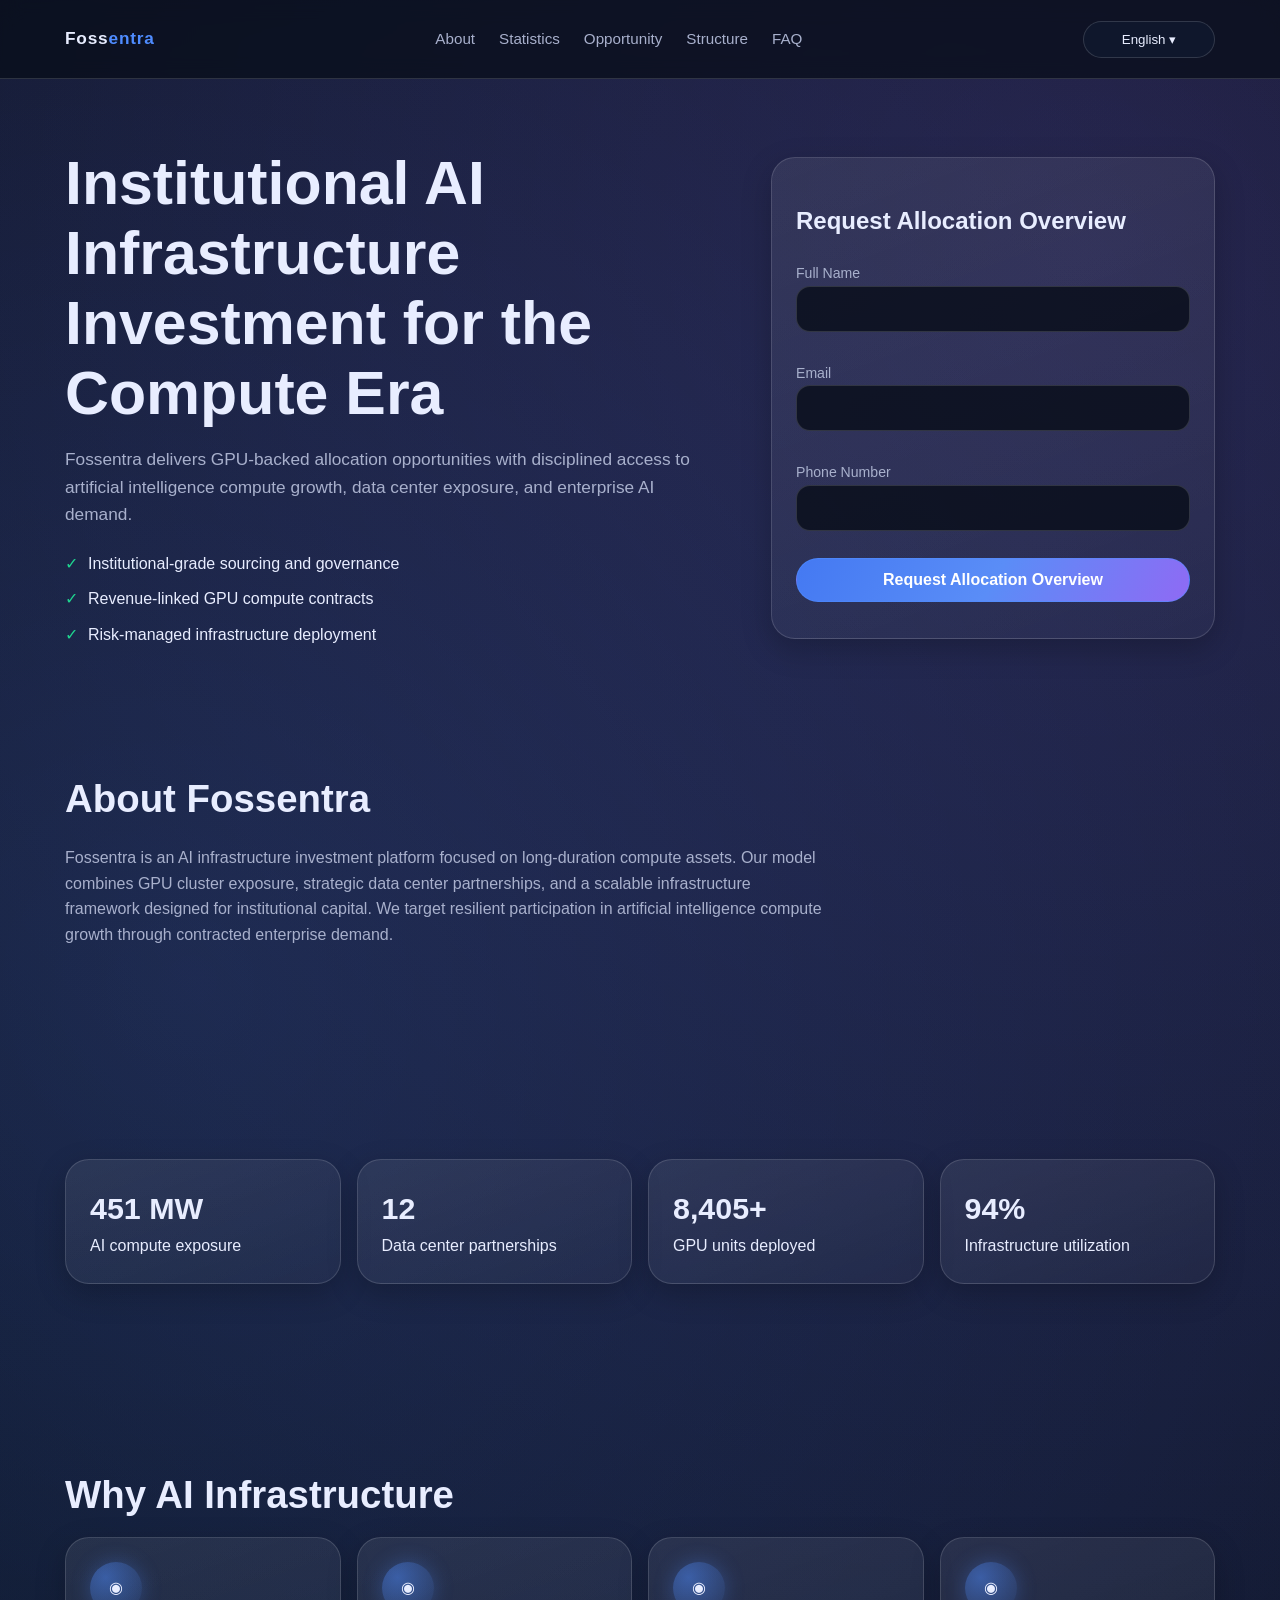
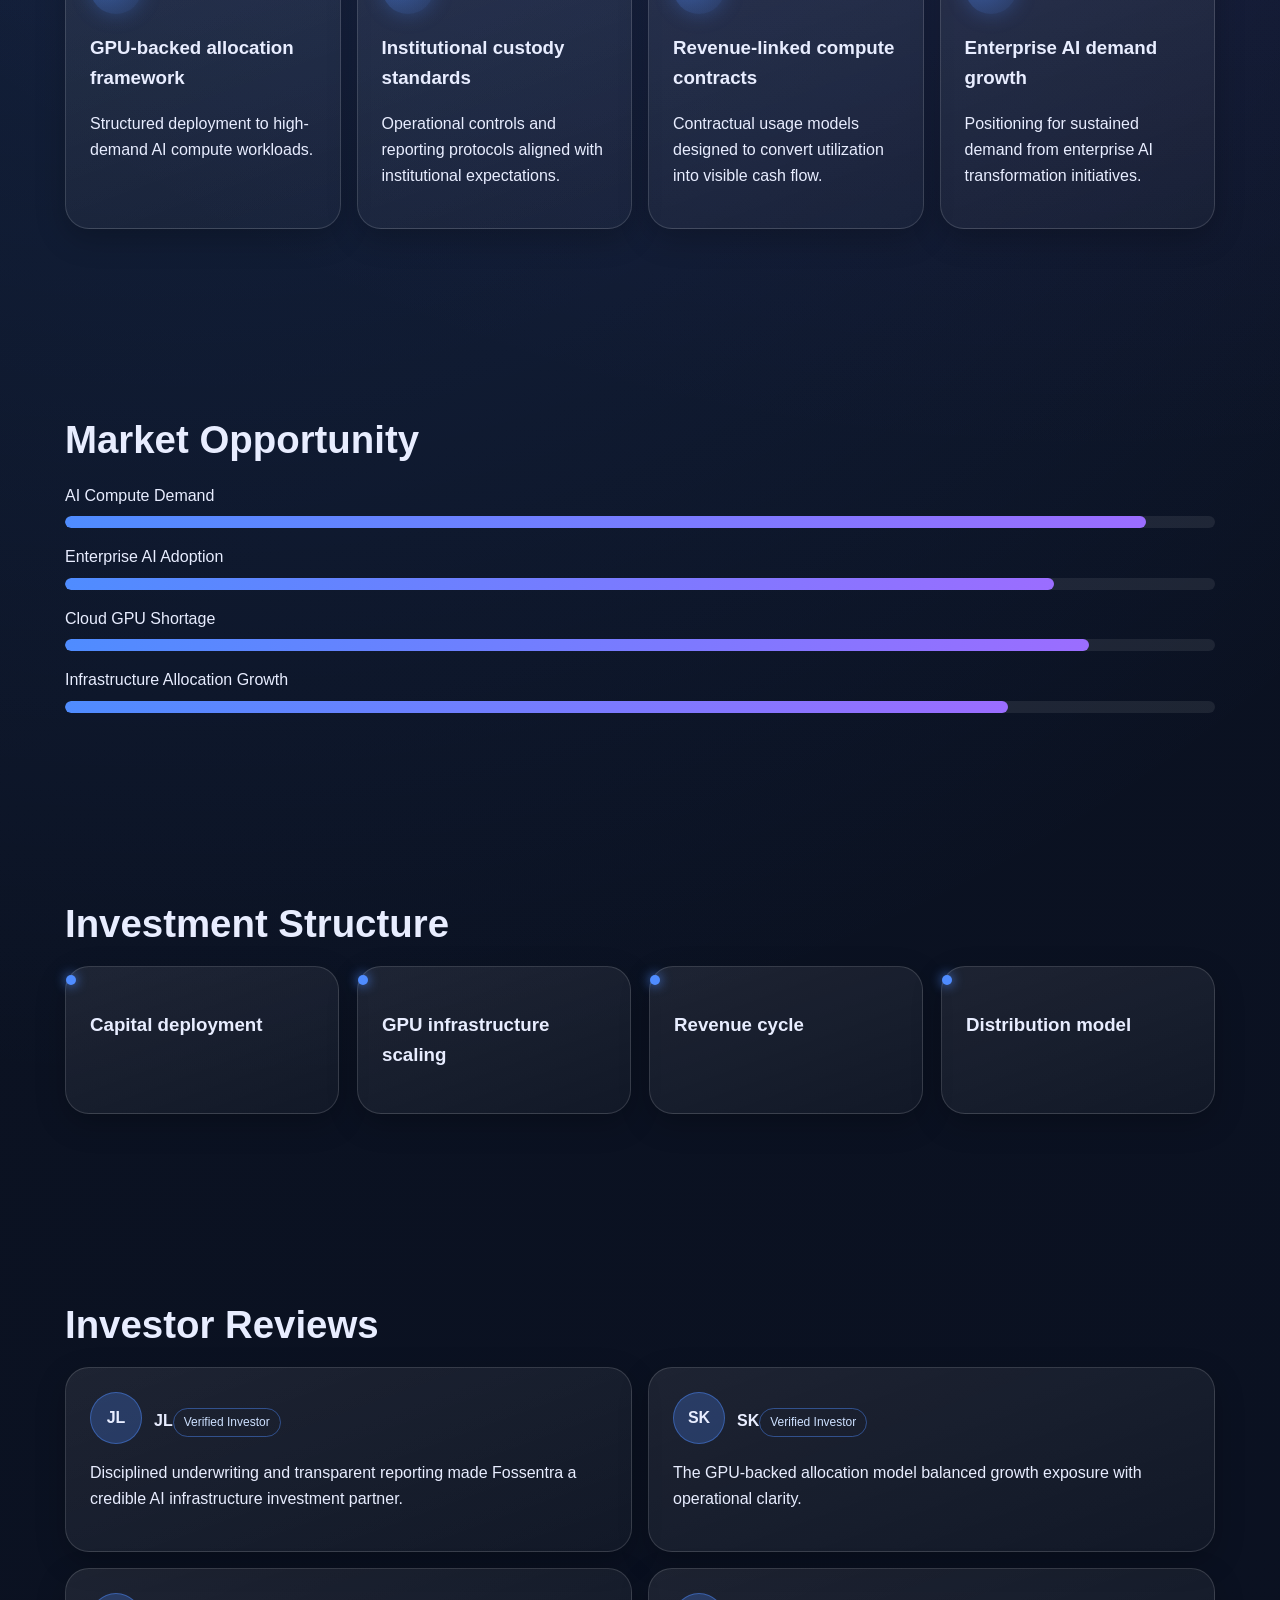
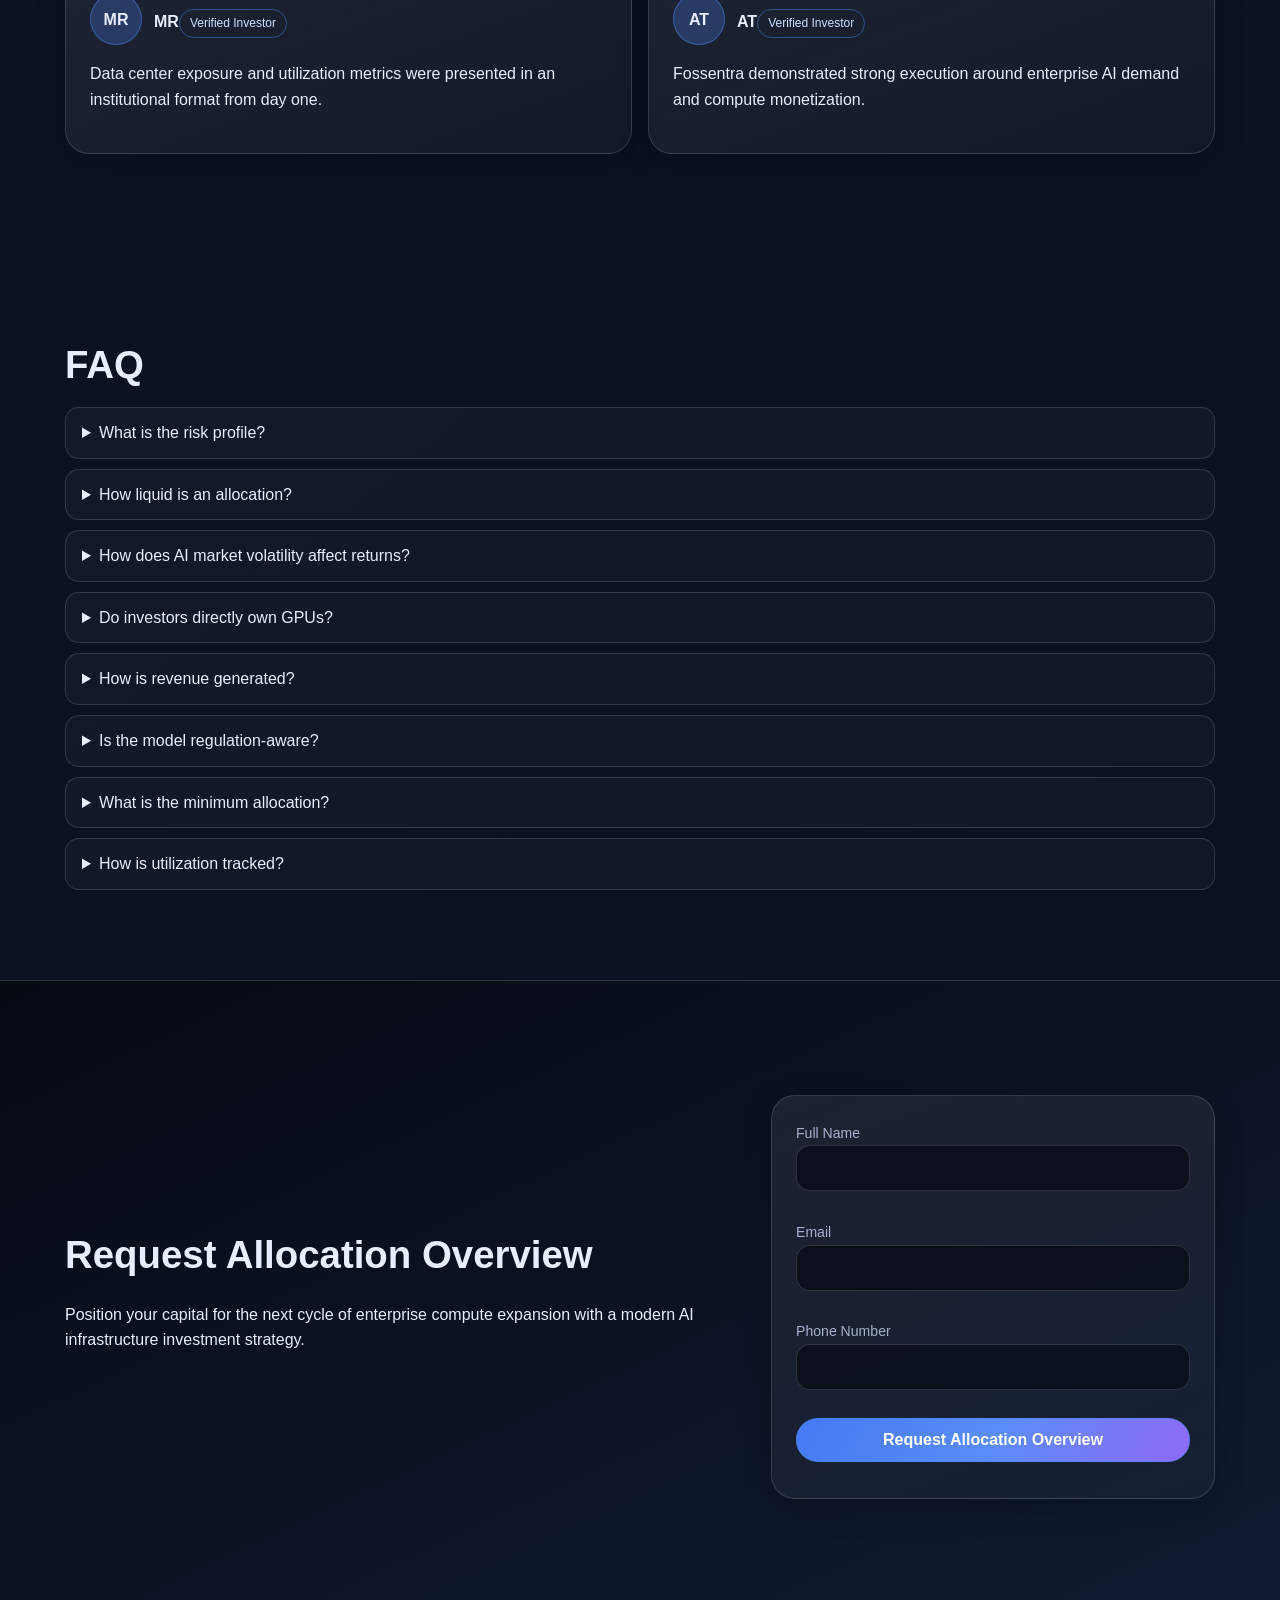
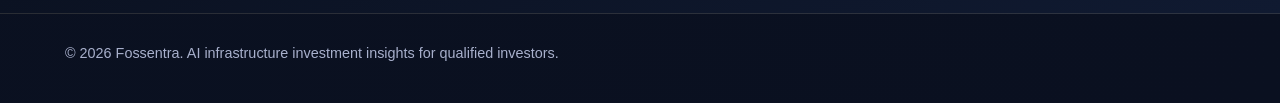
<file: index.html>
<!doctype html>
<html lang="en">
<head>
  <meta charset="UTF-8" />
  <meta name="viewport" content="width=device-width, initial-scale=1.0" />
  <title>Fossentra | AI Infrastructure Investment</title>
  <meta name="description" content="Fossentra provides AI infrastructure investment access with GPU-backed allocation, data center exposure, and enterprise AI demand positioning." />
  <link rel="stylesheet" href="assets/styles.css" />
</head>
<body>
<header class="topbar">
  <div class="container nav">
    <a class="brand" href="#">Foss<span>entra</span></a>
    <nav class="nav-links" data-nav-links><a href="#about">About</a><a href="#stats">Statistics</a><a href="#opportunity">Opportunity</a><a href="#structure">Structure</a><a href="#faq">FAQ</a></nav>
    <div class="controls">
      <div class="language-switcher" data-lang-switcher>
        <button class="lang-btn" type="button" data-lang-btn>English ▾</button>
        <ul class="lang-menu"><li><a href="index.html">English</a></li><li><a href="de/index.html">Deutsch</a></li><li><a href="fr/index.html">Français</a></li><li><a href="es/index.html">Español</a></li><li><a href="it/index.html">Italiano</a></li></ul>
      </div>
      <button class="burger" aria-label="menu" data-burger>☰</button>
    </div>
  </div>
</header>

<main>
  <section class="container hero-grid">
    <div class="reveal">
      <h1>Institutional AI Infrastructure Investment for the Compute Era</h1>
      <p class="hero-sub">Fossentra delivers GPU-backed allocation opportunities with disciplined access to artificial intelligence compute growth, data center exposure, and enterprise AI demand.</p>
      <ul class="trust"><li>Institutional-grade sourcing and governance</li><li>Revenue-linked GPU compute contracts</li><li>Risk-managed infrastructure deployment</li></ul>
    </div>
    <aside class="card reveal">
      <h2>Request Allocation Overview</h2>
      <form class="form" data-validate data-success-msg="Thank you. Our allocation team will contact you shortly.">
        <div><label>Full Name<input required data-required-msg="Please enter your full name" /></label><div class="error"></div></div>
        <div><label>Email<input type="email" required data-email-msg="Please provide a valid email" /></label><div class="error"></div></div>
        <div><label>Phone Number<input type="tel" required data-phone-msg="Please provide a valid number" /></label><div class="error"></div></div>
        <button class="btn" type="submit">Request Allocation Overview</button>
        <div data-form-status style="color:#a8d7ff;"></div>
      </form>
    </aside>
  </section>

  <section id="about" class="section">
    <div class="container">
      <h2 class="section-title reveal">About Fossentra</h2>
      <p class="section-subtitle reveal">Fossentra is an AI infrastructure investment platform focused on long-duration compute assets. Our model combines GPU cluster exposure, strategic data center partnerships, and a scalable infrastructure framework designed for institutional capital. We target resilient participation in artificial intelligence compute growth through contracted enterprise demand.</p>
    </div>
  </section>

  <section id="stats" class="section">
    <div class="container stats">
      <article class="card stat reveal"><strong data-counter="480" data-suffix=" MW">0</strong><span>AI compute exposure</span></article>
      <article class="card stat reveal"><strong data-counter="12">0</strong><span>Data center partnerships</span></article>
      <article class="card stat reveal"><strong data-counter="9200" data-suffix="+">0</strong><span>GPU units deployed</span></article>
      <article class="card stat reveal"><strong data-counter="94" data-suffix="%">0</strong><span>Infrastructure utilization</span></article>
    </div>
  </section>

  <section id="opportunity" class="section">
    <div class="container">
      <h2 class="section-title reveal">Why AI Infrastructure</h2>
      <div class="cards"><article class="card reveal"><div class="icon">◉</div><h3>GPU-backed allocation framework</h3><p>Structured deployment to high-demand AI compute workloads.</p></article><article class="card reveal"><div class="icon">◉</div><h3>Institutional custody standards</h3><p>Operational controls and reporting protocols aligned with institutional expectations.</p></article><article class="card reveal"><div class="icon">◉</div><h3>Revenue-linked compute contracts</h3><p>Contractual usage models designed to convert utilization into visible cash flow.</p></article><article class="card reveal"><div class="icon">◉</div><h3>Enterprise AI demand growth</h3><p>Positioning for sustained demand from enterprise AI transformation initiatives.</p></article></div>
    </div>
  </section>

  <section class="section">
    <div class="container">
      <h2 class="section-title reveal">Market Opportunity</h2>
      <div class="bars">
        <div class="bar-row reveal"><span>AI Compute Demand</span><div class="bar-track"><div class="bar-fill" data-bar="94"></div></div></div>
        <div class="bar-row reveal"><span>Enterprise AI Adoption</span><div class="bar-track"><div class="bar-fill" data-bar="86"></div></div></div>
        <div class="bar-row reveal"><span>Cloud GPU Shortage</span><div class="bar-track"><div class="bar-fill" data-bar="89"></div></div></div>
        <div class="bar-row reveal"><span>Infrastructure Allocation Growth</span><div class="bar-track"><div class="bar-fill" data-bar="82"></div></div></div>
      </div>
    </div>
  </section>

  <section id="structure" class="section">
    <div class="container">
      <h2 class="section-title reveal">Investment Structure</h2>
      <div class="timeline"><article class="card step reveal"><h3>Capital deployment</h3></article><article class="card step reveal"><h3>GPU infrastructure scaling</h3></article><article class="card step reveal"><h3>Revenue cycle</h3></article><article class="card step reveal"><h3>Distribution model</h3></article></div>
    </div>
  </section>

  <section class="section">
    <div class="container">
      <h2 class="section-title reveal">Investor Reviews</h2>
      <div class="reviews"><article class="card reveal"><div style="display:flex;gap:12px;align-items:center;"><div class="avatar">JL</div><div><strong>JL</strong><div class="badge">Verified Investor</div></div></div><p>Disciplined underwriting and transparent reporting made Fossentra a credible AI infrastructure investment partner.</p></article><article class="card reveal"><div style="display:flex;gap:12px;align-items:center;"><div class="avatar">SK</div><div><strong>SK</strong><div class="badge">Verified Investor</div></div></div><p>The GPU-backed allocation model balanced growth exposure with operational clarity.</p></article><article class="card reveal"><div style="display:flex;gap:12px;align-items:center;"><div class="avatar">MR</div><div><strong>MR</strong><div class="badge">Verified Investor</div></div></div><p>Data center exposure and utilization metrics were presented in an institutional format from day one.</p></article><article class="card reveal"><div style="display:flex;gap:12px;align-items:center;"><div class="avatar">AT</div><div><strong>AT</strong><div class="badge">Verified Investor</div></div></div><p>Fossentra demonstrated strong execution around enterprise AI demand and compute monetization.</p></article></div>
    </div>
  </section>

  <section id="faq" class="section faq">
    <div class="container">
      <h2 class="section-title reveal">FAQ</h2>
      <details class="reveal"><summary>What is the risk profile?</summary><p>Risk is tied to utilization rates, contract counterparties, and infrastructure execution. Fossentra applies diversified deployment and monitoring controls.</p></details><details class="reveal"><summary>How liquid is an allocation?</summary><p>Allocations are structured with defined holding periods. Liquidity options may vary by mandate and jurisdiction.</p></details><details class="reveal"><summary>How does AI market volatility affect returns?</summary><p>Short-term sentiment can shift quickly, but contracted compute demand and enterprise usage trends may support longer-term stability.</p></details><details class="reveal"><summary>Do investors directly own GPUs?</summary><p>Exposure is provided through structured investment vehicles linked to GPU infrastructure performance.</p></details><details class="reveal"><summary>How is revenue generated?</summary><p>Revenue is generated through contracted compute usage, infrastructure services, and allocation management terms.</p></details><details class="reveal"><summary>Is the model regulation-aware?</summary><p>Yes. The platform framework is designed with jurisdiction-sensitive compliance and reporting standards.</p></details><details class="reveal"><summary>What is the minimum allocation?</summary><p>Minimum allocation thresholds depend on investor classification and regional requirements.</p></details><details class="reveal"><summary>How is utilization tracked?</summary><p>Operational dashboards and periodic reports monitor deployed GPU units, workloads, and utilization efficiency.</p></details>
    </div>
  </section>

  <section class="section final-cta">
    <div class="container hero-grid" style="padding:24px 0;">
      <div class="reveal"><h2 class="section-title">Request Allocation Overview</h2><p>Position your capital for the next cycle of enterprise compute expansion with a modern AI infrastructure investment strategy.</p></div>
      <aside class="card reveal">
        <form class="form" data-validate data-success-msg="Thank you. Our allocation team will contact you shortly.">
          <div><label>Full Name<input required data-required-msg="Please enter your full name" /></label><div class="error"></div></div>
          <div><label>Email<input type="email" required data-email-msg="Please provide a valid email" /></label><div class="error"></div></div>
          <div><label>Phone Number<input type="tel" required data-phone-msg="Please provide a valid number" /></label><div class="error"></div></div>
          <button class="btn" type="submit">Request Allocation Overview</button>
          <div data-form-status style="color:#a8d7ff;"></div>
        </form>
      </aside>
    </div>
  </section>
</main>
<footer><div class="container">© 2026 Fossentra. AI infrastructure investment insights for qualified investors.</div></footer>
<script src="assets/script.js"></script>
</body>
</html>
</file>
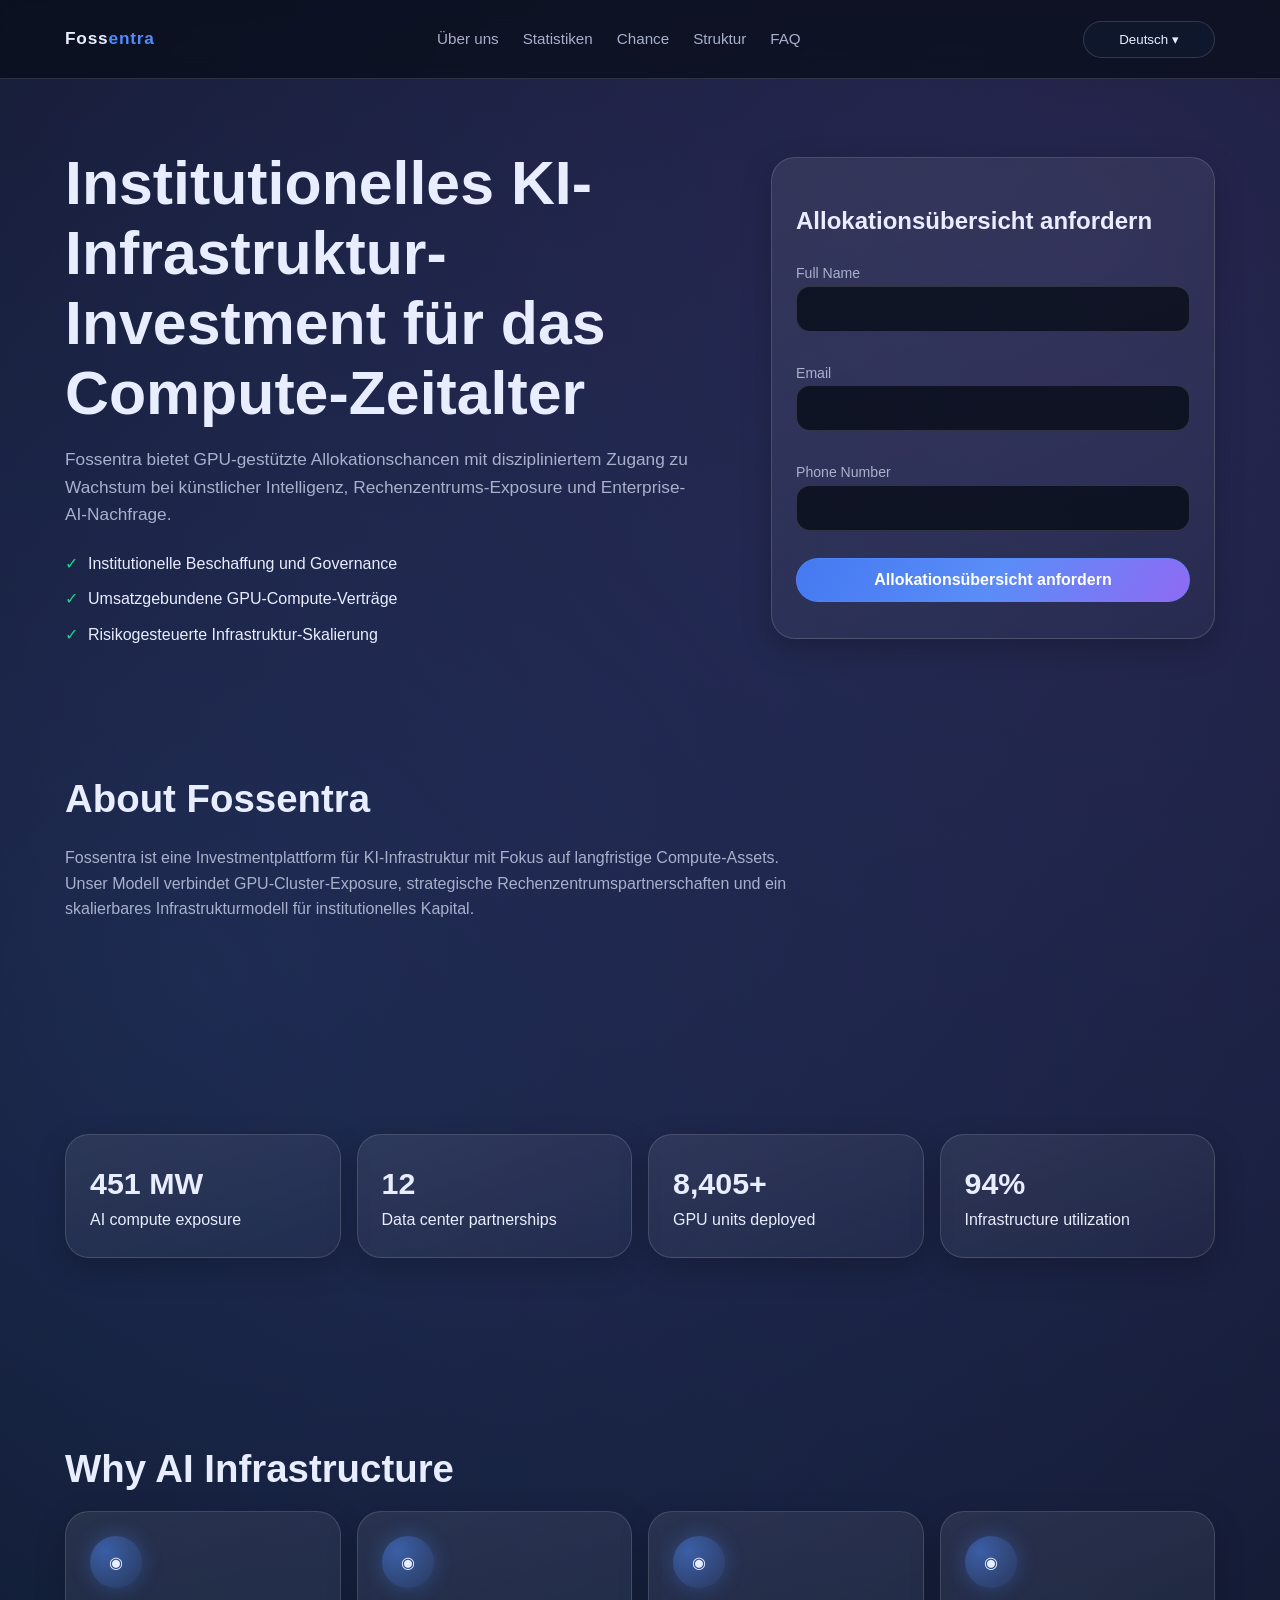
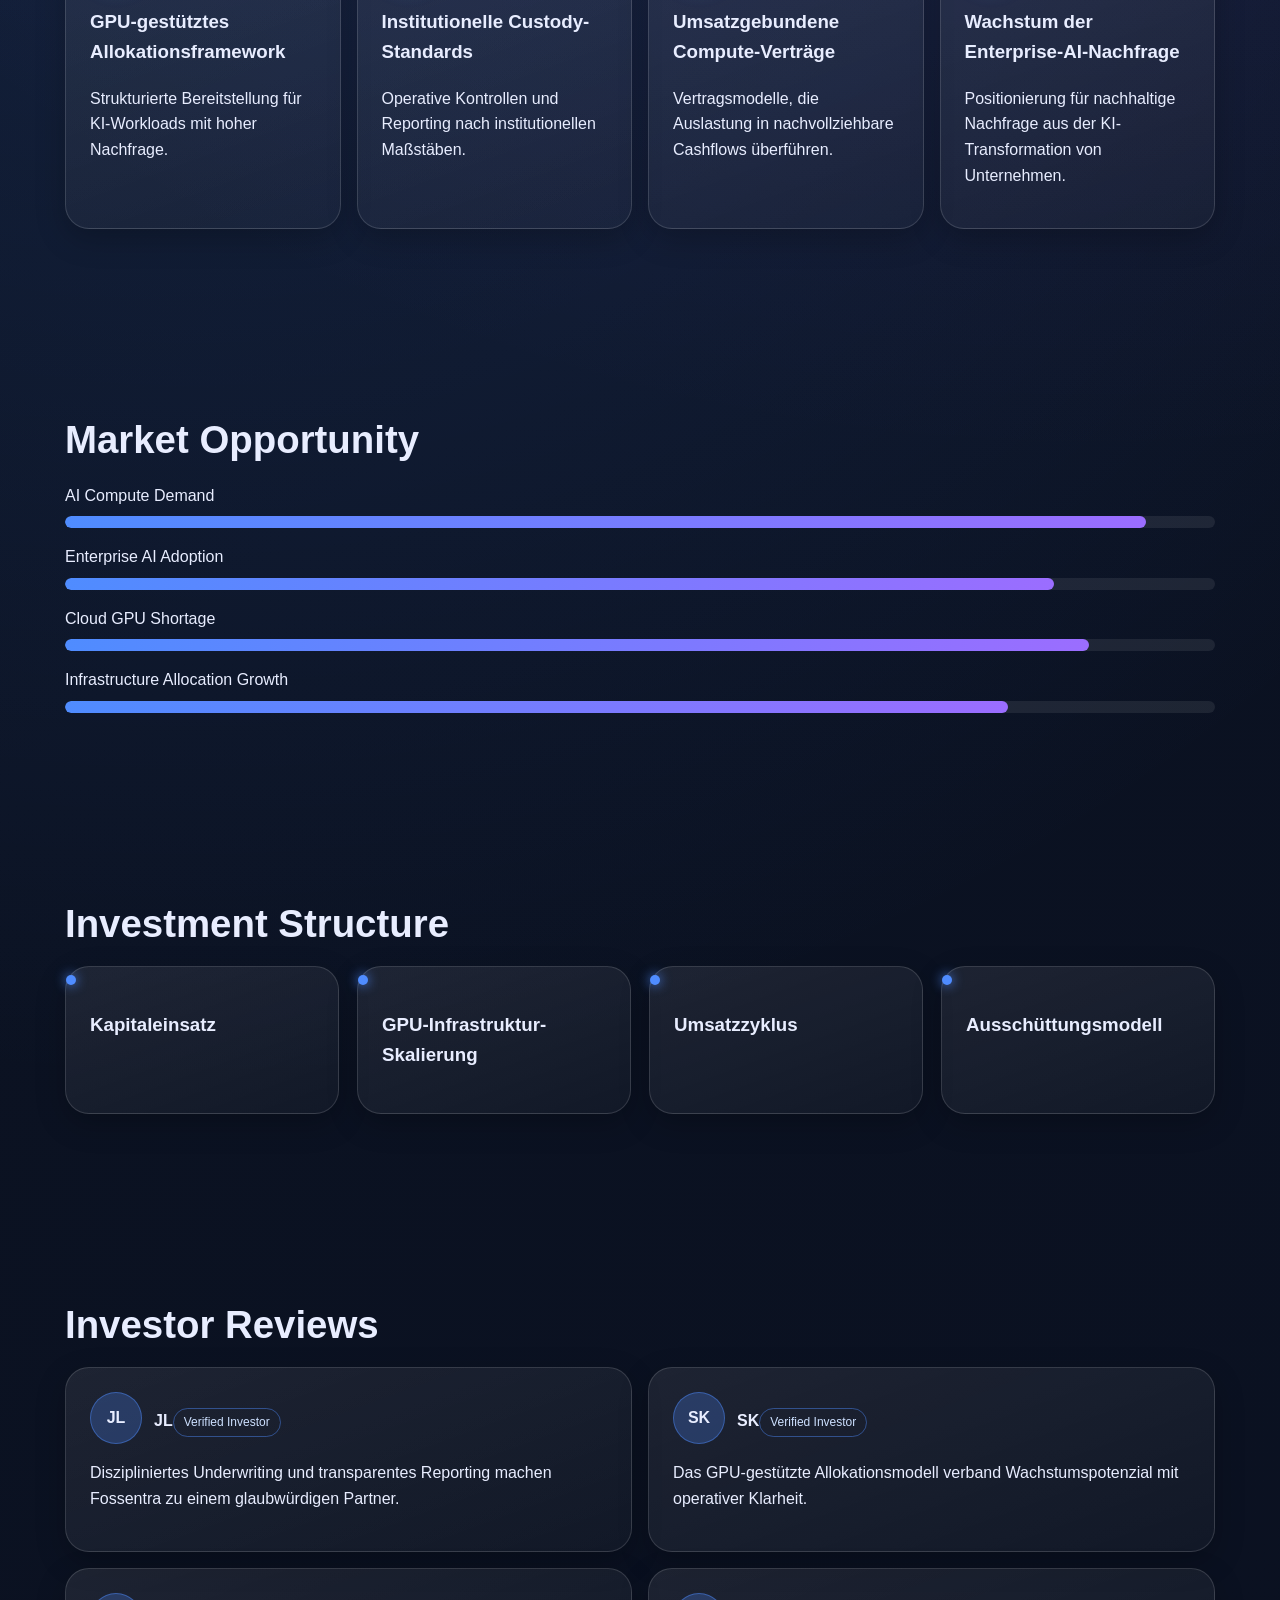
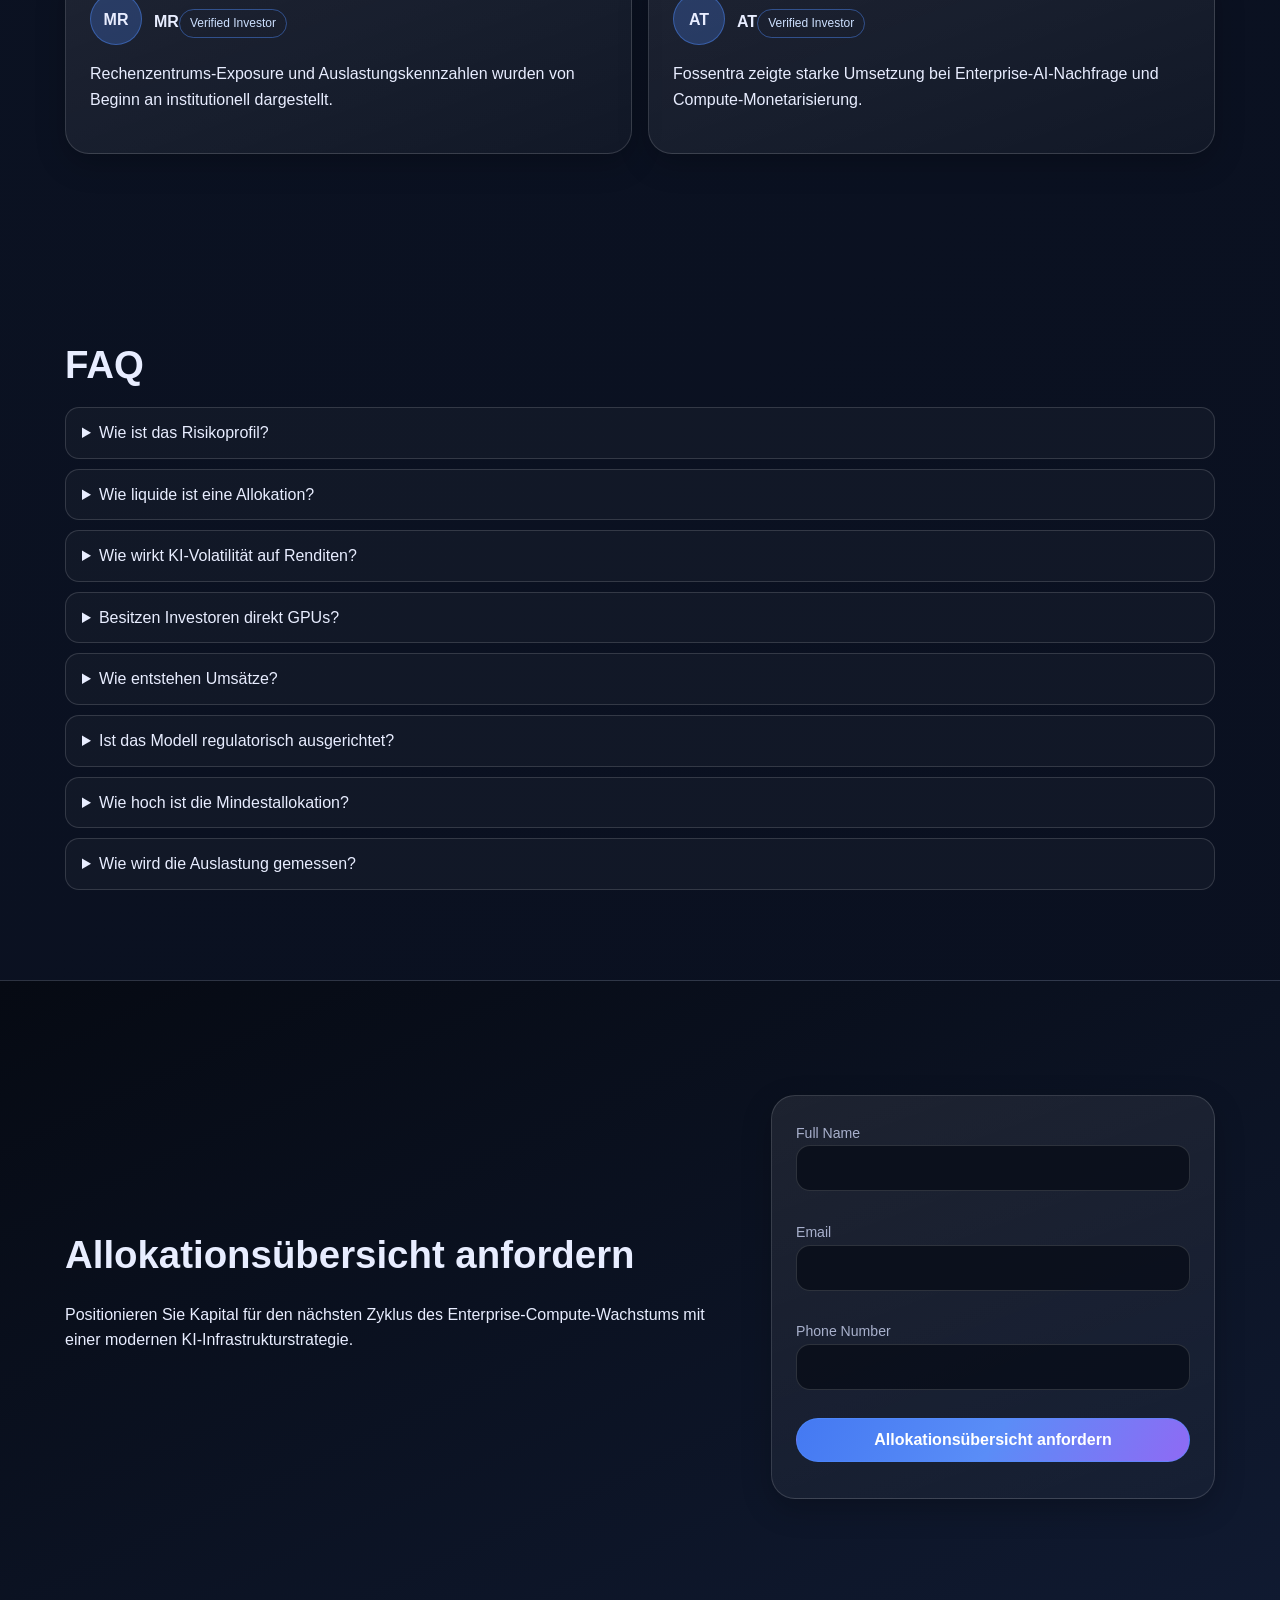
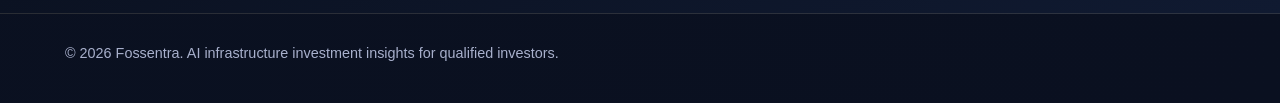
<file: de/index.html>
<!doctype html>
<html lang="de">
<head>
  <meta charset="UTF-8" />
  <meta name="viewport" content="width=device-width, initial-scale=1.0" />
  <title>Fossentra | KI-Infrastruktur-Investment</title>
  <meta name="description" content="Fossentra bietet Zugang zu KI-Infrastruktur-Investments mit GPU-gestützter Allokation, Rechenzentrums-Exposure und Enterprise-AI-Nachfrage." />
  <link rel="stylesheet" href="../assets/styles.css" />
</head>
<body>
<header class="topbar">
  <div class="container nav">
    <a class="brand" href="#">Foss<span>entra</span></a>
    <nav class="nav-links" data-nav-links><a href="#about">Über uns</a><a href="#stats">Statistiken</a><a href="#opportunity">Chance</a><a href="#structure">Struktur</a><a href="#faq">FAQ</a></nav>
    <div class="controls">
      <div class="language-switcher" data-lang-switcher>
        <button class="lang-btn" type="button" data-lang-btn>Deutsch ▾</button>
        <ul class="lang-menu"><li><a href="../index.html">English</a></li><li><a href="../de/index.html">Deutsch</a></li><li><a href="../fr/index.html">Français</a></li><li><a href="../es/index.html">Español</a></li><li><a href="../it/index.html">Italiano</a></li></ul>
      </div>
      <button class="burger" aria-label="menu" data-burger>☰</button>
    </div>
  </div>
</header>

<main>
  <section class="container hero-grid">
    <div class="reveal">
      <h1>Institutionelles KI-Infrastruktur-Investment für das Compute-Zeitalter</h1>
      <p class="hero-sub">Fossentra bietet GPU-gestützte Allokationschancen mit diszipliniertem Zugang zu Wachstum bei künstlicher Intelligenz, Rechenzentrums-Exposure und Enterprise-AI-Nachfrage.</p>
      <ul class="trust"><li>Institutionelle Beschaffung und Governance</li><li>Umsatzgebundene GPU-Compute-Verträge</li><li>Risikogesteuerte Infrastruktur-Skalierung</li></ul>
    </div>
    <aside class="card reveal">
      <h2>Allokationsübersicht anfordern</h2>
      <form class="form" data-validate data-success-msg="Thank you. Our allocation team will contact you shortly.">
        <div><label>Full Name<input required data-required-msg="Please enter your full name" /></label><div class="error"></div></div>
        <div><label>Email<input type="email" required data-email-msg="Please provide a valid email" /></label><div class="error"></div></div>
        <div><label>Phone Number<input type="tel" required data-phone-msg="Please provide a valid number" /></label><div class="error"></div></div>
        <button class="btn" type="submit">Allokationsübersicht anfordern</button>
        <div data-form-status style="color:#a8d7ff;"></div>
      </form>
    </aside>
  </section>

  <section id="about" class="section">
    <div class="container">
      <h2 class="section-title reveal">About Fossentra</h2>
      <p class="section-subtitle reveal">Fossentra ist eine Investmentplattform für KI-Infrastruktur mit Fokus auf langfristige Compute-Assets. Unser Modell verbindet GPU-Cluster-Exposure, strategische Rechenzentrumspartnerschaften und ein skalierbares Infrastrukturmodell für institutionelles Kapital.</p>
    </div>
  </section>

  <section id="stats" class="section">
    <div class="container stats">
      <article class="card stat reveal"><strong data-counter="480" data-suffix=" MW">0</strong><span>AI compute exposure</span></article>
      <article class="card stat reveal"><strong data-counter="12">0</strong><span>Data center partnerships</span></article>
      <article class="card stat reveal"><strong data-counter="9200" data-suffix="+">0</strong><span>GPU units deployed</span></article>
      <article class="card stat reveal"><strong data-counter="94" data-suffix="%">0</strong><span>Infrastructure utilization</span></article>
    </div>
  </section>

  <section id="opportunity" class="section">
    <div class="container">
      <h2 class="section-title reveal">Why AI Infrastructure</h2>
      <div class="cards"><article class="card reveal"><div class="icon">◉</div><h3>GPU-gestütztes Allokationsframework</h3><p>Strukturierte Bereitstellung für KI-Workloads mit hoher Nachfrage.</p></article><article class="card reveal"><div class="icon">◉</div><h3>Institutionelle Custody-Standards</h3><p>Operative Kontrollen und Reporting nach institutionellen Maßstäben.</p></article><article class="card reveal"><div class="icon">◉</div><h3>Umsatzgebundene Compute-Verträge</h3><p>Vertragsmodelle, die Auslastung in nachvollziehbare Cashflows überführen.</p></article><article class="card reveal"><div class="icon">◉</div><h3>Wachstum der Enterprise-AI-Nachfrage</h3><p>Positionierung für nachhaltige Nachfrage aus der KI-Transformation von Unternehmen.</p></article></div>
    </div>
  </section>

  <section class="section">
    <div class="container">
      <h2 class="section-title reveal">Market Opportunity</h2>
      <div class="bars">
        <div class="bar-row reveal"><span>AI Compute Demand</span><div class="bar-track"><div class="bar-fill" data-bar="94"></div></div></div>
        <div class="bar-row reveal"><span>Enterprise AI Adoption</span><div class="bar-track"><div class="bar-fill" data-bar="86"></div></div></div>
        <div class="bar-row reveal"><span>Cloud GPU Shortage</span><div class="bar-track"><div class="bar-fill" data-bar="89"></div></div></div>
        <div class="bar-row reveal"><span>Infrastructure Allocation Growth</span><div class="bar-track"><div class="bar-fill" data-bar="82"></div></div></div>
      </div>
    </div>
  </section>

  <section id="structure" class="section">
    <div class="container">
      <h2 class="section-title reveal">Investment Structure</h2>
      <div class="timeline"><article class="card step reveal"><h3>Kapitaleinsatz</h3></article><article class="card step reveal"><h3>GPU-Infrastruktur-Skalierung</h3></article><article class="card step reveal"><h3>Umsatzzyklus</h3></article><article class="card step reveal"><h3>Ausschüttungsmodell</h3></article></div>
    </div>
  </section>

  <section class="section">
    <div class="container">
      <h2 class="section-title reveal">Investor Reviews</h2>
      <div class="reviews"><article class="card reveal"><div style="display:flex;gap:12px;align-items:center;"><div class="avatar">JL</div><div><strong>JL</strong><div class="badge">Verified Investor</div></div></div><p>Diszipliniertes Underwriting und transparentes Reporting machen Fossentra zu einem glaubwürdigen Partner.</p></article><article class="card reveal"><div style="display:flex;gap:12px;align-items:center;"><div class="avatar">SK</div><div><strong>SK</strong><div class="badge">Verified Investor</div></div></div><p>Das GPU-gestützte Allokationsmodell verband Wachstumspotenzial mit operativer Klarheit.</p></article><article class="card reveal"><div style="display:flex;gap:12px;align-items:center;"><div class="avatar">MR</div><div><strong>MR</strong><div class="badge">Verified Investor</div></div></div><p>Rechenzentrums-Exposure und Auslastungskennzahlen wurden von Beginn an institutionell dargestellt.</p></article><article class="card reveal"><div style="display:flex;gap:12px;align-items:center;"><div class="avatar">AT</div><div><strong>AT</strong><div class="badge">Verified Investor</div></div></div><p>Fossentra zeigte starke Umsetzung bei Enterprise-AI-Nachfrage und Compute-Monetarisierung.</p></article></div>
    </div>
  </section>

  <section id="faq" class="section faq">
    <div class="container">
      <h2 class="section-title reveal">FAQ</h2>
      <details class="reveal"><summary>Wie ist das Risikoprofil?</summary><p>Risiken hängen von Auslastung, Vertragspartnern und operativer Umsetzung ab. Fossentra nutzt Diversifikation und Monitoring.</p></details><details class="reveal"><summary>Wie liquide ist eine Allokation?</summary><p>Allokationen haben definierte Haltedauern. Liquiditätsoptionen variieren nach Mandat und Region.</p></details><details class="reveal"><summary>Wie wirkt KI-Volatilität auf Renditen?</summary><p>Kurzfristige Stimmung schwankt, aber vertraglich gebundene Compute-Nachfrage kann Stabilität unterstützen.</p></details><details class="reveal"><summary>Besitzen Investoren direkt GPUs?</summary><p>Exposure erfolgt über strukturierte Vehikel, die an die Performance der GPU-Infrastruktur gekoppelt sind.</p></details><details class="reveal"><summary>Wie entstehen Umsätze?</summary><p>Umsätze entstehen aus vertraglicher Compute-Nutzung, Infrastrukturservices und Managementstrukturen.</p></details><details class="reveal"><summary>Ist das Modell regulatorisch ausgerichtet?</summary><p>Ja, mit juristiktsensitiven Compliance- und Reporting-Standards.</p></details><details class="reveal"><summary>Wie hoch ist die Mindestallokation?</summary><p>Die Mindestallokation hängt von Investorentyp und regionalen Anforderungen ab.</p></details><details class="reveal"><summary>Wie wird die Auslastung gemessen?</summary><p>Dashboards und Berichte verfolgen bereitgestellte GPU-Einheiten, Workloads und Effizienz.</p></details>
    </div>
  </section>

  <section class="section final-cta">
    <div class="container hero-grid" style="padding:24px 0;">
      <div class="reveal"><h2 class="section-title">Allokationsübersicht anfordern</h2><p>Positionieren Sie Kapital für den nächsten Zyklus des Enterprise-Compute-Wachstums mit einer modernen KI-Infrastrukturstrategie.</p></div>
      <aside class="card reveal">
        <form class="form" data-validate data-success-msg="Thank you. Our allocation team will contact you shortly.">
          <div><label>Full Name<input required data-required-msg="Please enter your full name" /></label><div class="error"></div></div>
          <div><label>Email<input type="email" required data-email-msg="Please provide a valid email" /></label><div class="error"></div></div>
          <div><label>Phone Number<input type="tel" required data-phone-msg="Please provide a valid number" /></label><div class="error"></div></div>
          <button class="btn" type="submit">Allokationsübersicht anfordern</button>
          <div data-form-status style="color:#a8d7ff;"></div>
        </form>
      </aside>
    </div>
  </section>
</main>
<footer><div class="container">© 2026 Fossentra. AI infrastructure investment insights for qualified investors.</div></footer>
<script src="../assets/script.js"></script>
</body>
</html>
</file>
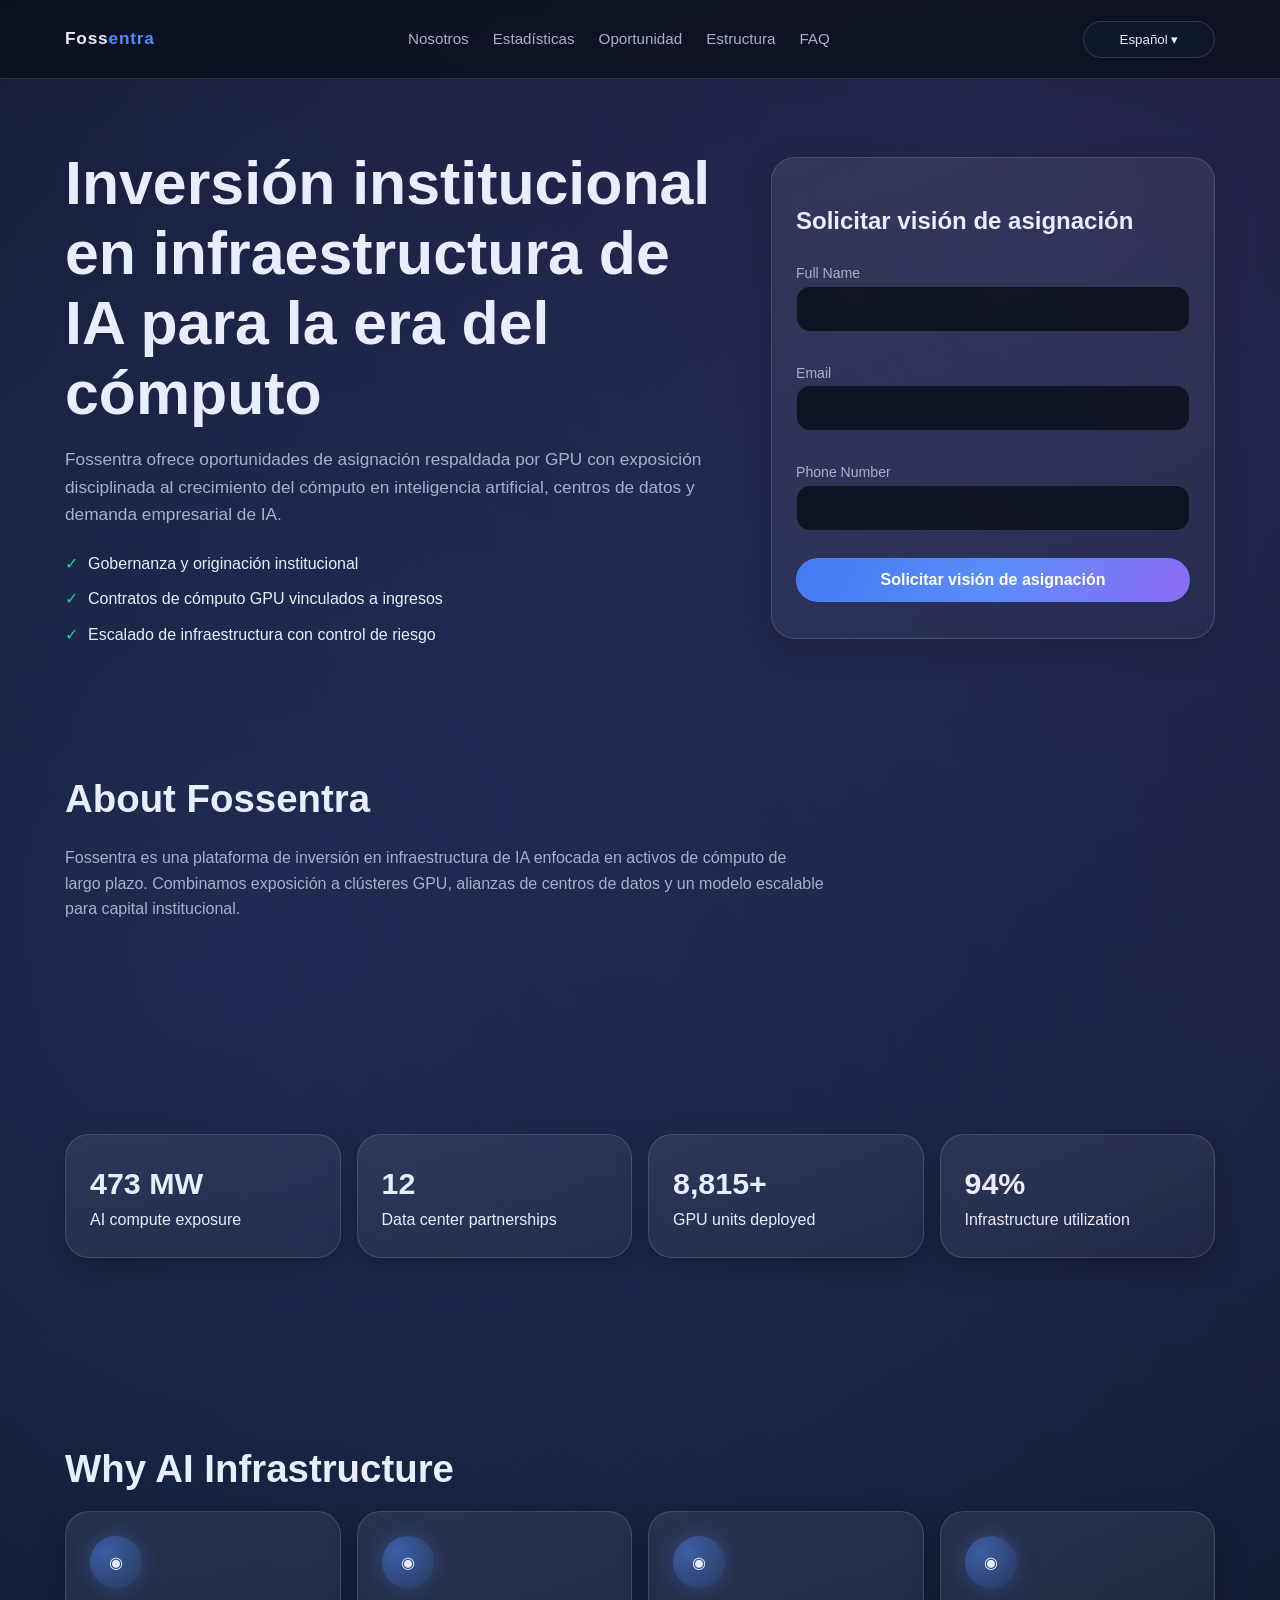
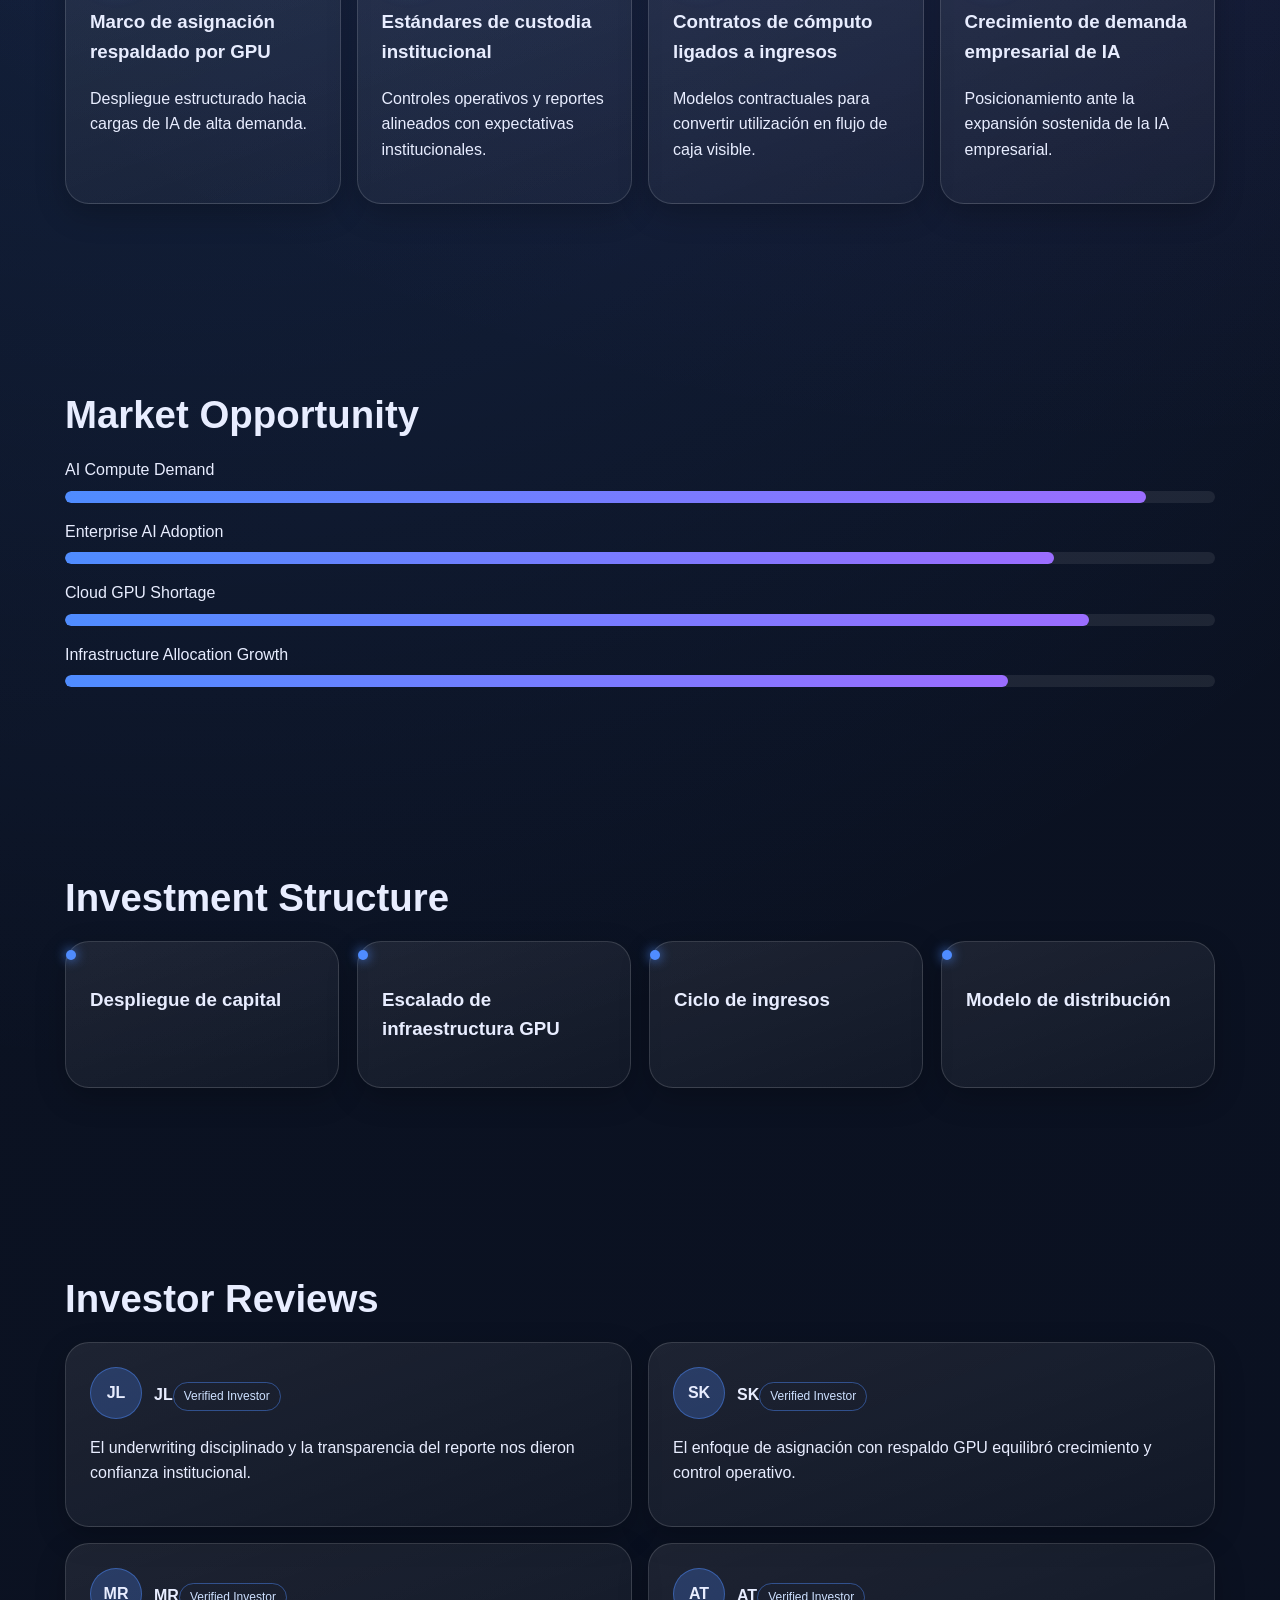
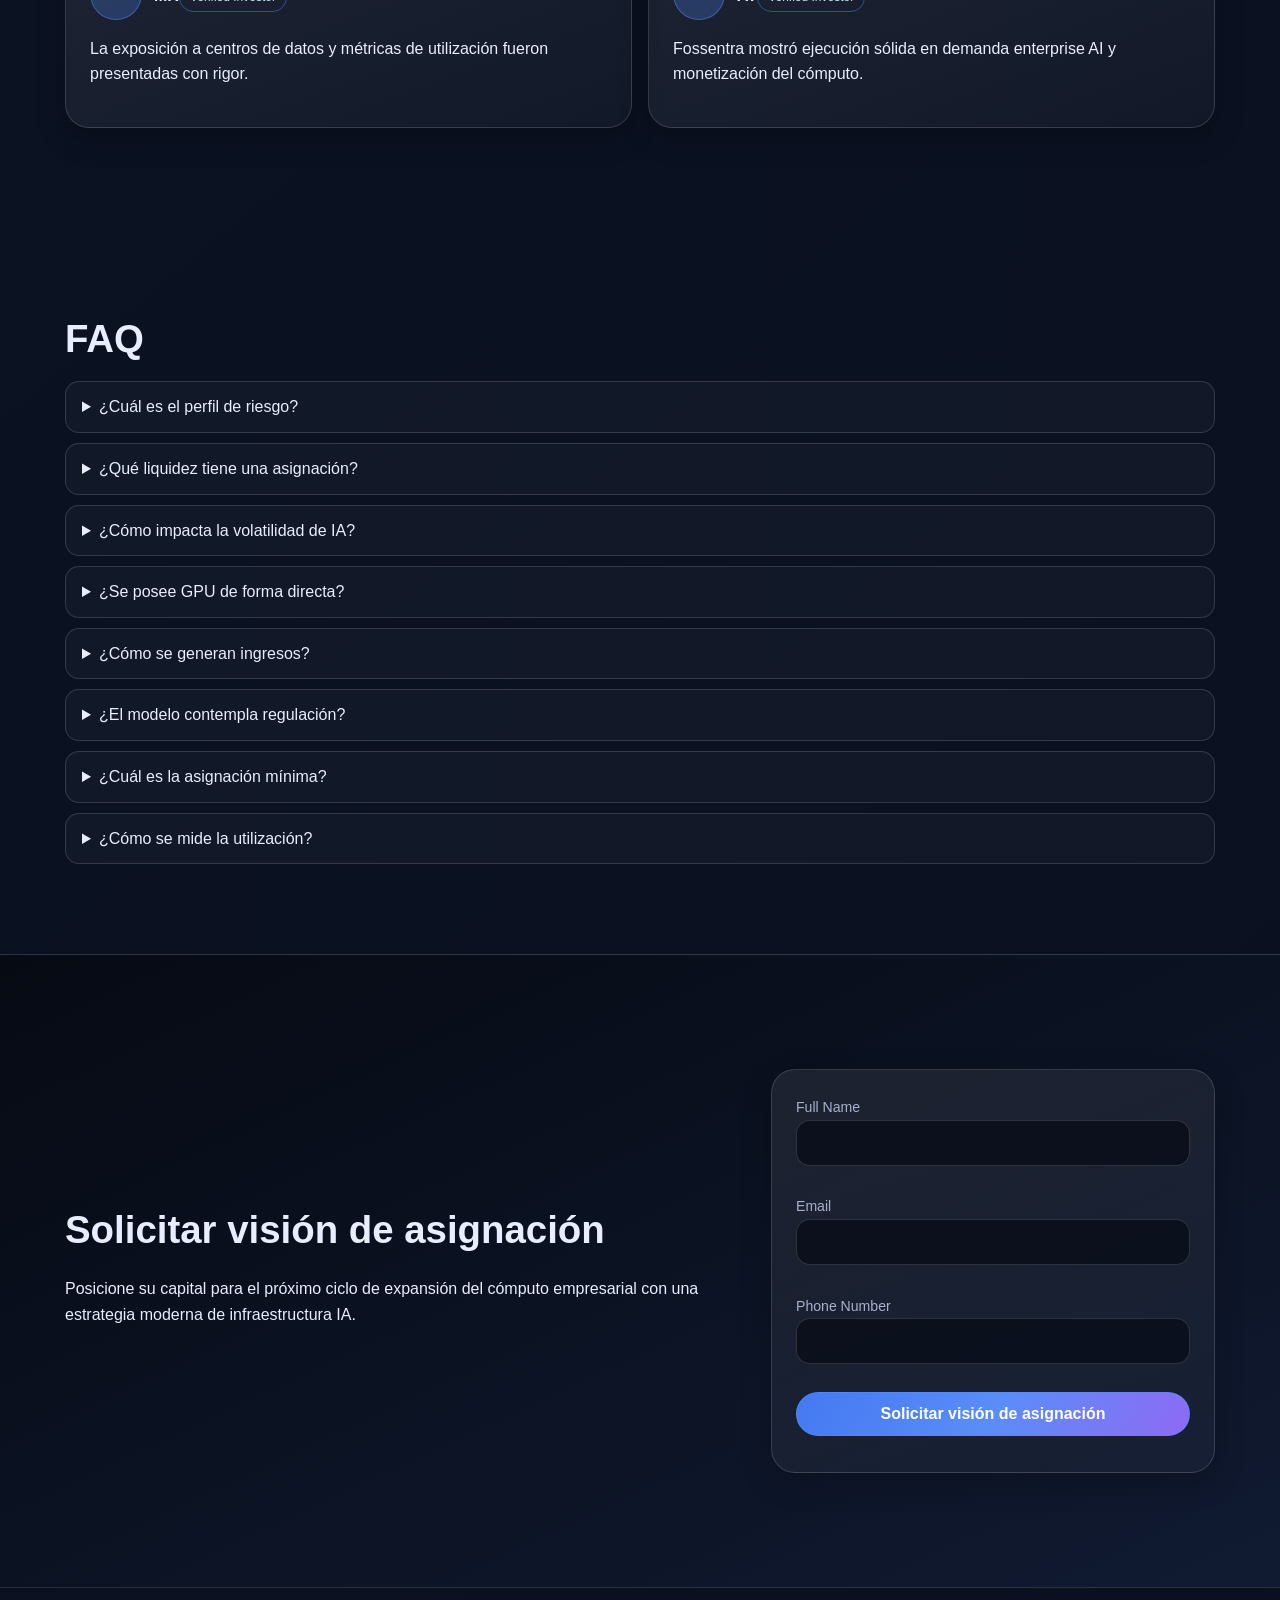
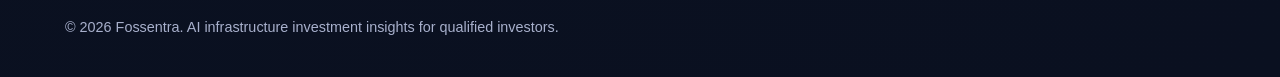
<file: es/index.html>
<!doctype html>
<html lang="es">
<head>
  <meta charset="UTF-8" />
  <meta name="viewport" content="width=device-width, initial-scale=1.0" />
  <title>Fossentra | Inversión en Infraestructura IA</title>
  <meta name="description" content="Fossentra ofrece acceso a inversión en infraestructura IA con asignación respaldada por GPU y exposición a centros de datos." />
  <link rel="stylesheet" href="../assets/styles.css" />
</head>
<body>
<header class="topbar">
  <div class="container nav">
    <a class="brand" href="#">Foss<span>entra</span></a>
    <nav class="nav-links" data-nav-links><a href="#about">Nosotros</a><a href="#stats">Estadísticas</a><a href="#opportunity">Oportunidad</a><a href="#structure">Estructura</a><a href="#faq">FAQ</a></nav>
    <div class="controls">
      <div class="language-switcher" data-lang-switcher>
        <button class="lang-btn" type="button" data-lang-btn>Español ▾</button>
        <ul class="lang-menu"><li><a href="../index.html">English</a></li><li><a href="../de/index.html">Deutsch</a></li><li><a href="../fr/index.html">Français</a></li><li><a href="../es/index.html">Español</a></li><li><a href="../it/index.html">Italiano</a></li></ul>
      </div>
      <button class="burger" aria-label="menu" data-burger>☰</button>
    </div>
  </div>
</header>

<main>
  <section class="container hero-grid">
    <div class="reveal">
      <h1>Inversión institucional en infraestructura de IA para la era del cómputo</h1>
      <p class="hero-sub">Fossentra ofrece oportunidades de asignación respaldada por GPU con exposición disciplinada al crecimiento del cómputo en inteligencia artificial, centros de datos y demanda empresarial de IA.</p>
      <ul class="trust"><li>Gobernanza y originación institucional</li><li>Contratos de cómputo GPU vinculados a ingresos</li><li>Escalado de infraestructura con control de riesgo</li></ul>
    </div>
    <aside class="card reveal">
      <h2>Solicitar visión de asignación</h2>
      <form class="form" data-validate data-success-msg="Thank you. Our allocation team will contact you shortly.">
        <div><label>Full Name<input required data-required-msg="Please enter your full name" /></label><div class="error"></div></div>
        <div><label>Email<input type="email" required data-email-msg="Please provide a valid email" /></label><div class="error"></div></div>
        <div><label>Phone Number<input type="tel" required data-phone-msg="Please provide a valid number" /></label><div class="error"></div></div>
        <button class="btn" type="submit">Solicitar visión de asignación</button>
        <div data-form-status style="color:#a8d7ff;"></div>
      </form>
    </aside>
  </section>

  <section id="about" class="section">
    <div class="container">
      <h2 class="section-title reveal">About Fossentra</h2>
      <p class="section-subtitle reveal">Fossentra es una plataforma de inversión en infraestructura de IA enfocada en activos de cómputo de largo plazo. Combinamos exposición a clústeres GPU, alianzas de centros de datos y un modelo escalable para capital institucional.</p>
    </div>
  </section>

  <section id="stats" class="section">
    <div class="container stats">
      <article class="card stat reveal"><strong data-counter="480" data-suffix=" MW">0</strong><span>AI compute exposure</span></article>
      <article class="card stat reveal"><strong data-counter="12">0</strong><span>Data center partnerships</span></article>
      <article class="card stat reveal"><strong data-counter="9200" data-suffix="+">0</strong><span>GPU units deployed</span></article>
      <article class="card stat reveal"><strong data-counter="94" data-suffix="%">0</strong><span>Infrastructure utilization</span></article>
    </div>
  </section>

  <section id="opportunity" class="section">
    <div class="container">
      <h2 class="section-title reveal">Why AI Infrastructure</h2>
      <div class="cards"><article class="card reveal"><div class="icon">◉</div><h3>Marco de asignación respaldado por GPU</h3><p>Despliegue estructurado hacia cargas de IA de alta demanda.</p></article><article class="card reveal"><div class="icon">◉</div><h3>Estándares de custodia institucional</h3><p>Controles operativos y reportes alineados con expectativas institucionales.</p></article><article class="card reveal"><div class="icon">◉</div><h3>Contratos de cómputo ligados a ingresos</h3><p>Modelos contractuales para convertir utilización en flujo de caja visible.</p></article><article class="card reveal"><div class="icon">◉</div><h3>Crecimiento de demanda empresarial de IA</h3><p>Posicionamiento ante la expansión sostenida de la IA empresarial.</p></article></div>
    </div>
  </section>

  <section class="section">
    <div class="container">
      <h2 class="section-title reveal">Market Opportunity</h2>
      <div class="bars">
        <div class="bar-row reveal"><span>AI Compute Demand</span><div class="bar-track"><div class="bar-fill" data-bar="94"></div></div></div>
        <div class="bar-row reveal"><span>Enterprise AI Adoption</span><div class="bar-track"><div class="bar-fill" data-bar="86"></div></div></div>
        <div class="bar-row reveal"><span>Cloud GPU Shortage</span><div class="bar-track"><div class="bar-fill" data-bar="89"></div></div></div>
        <div class="bar-row reveal"><span>Infrastructure Allocation Growth</span><div class="bar-track"><div class="bar-fill" data-bar="82"></div></div></div>
      </div>
    </div>
  </section>

  <section id="structure" class="section">
    <div class="container">
      <h2 class="section-title reveal">Investment Structure</h2>
      <div class="timeline"><article class="card step reveal"><h3>Despliegue de capital</h3></article><article class="card step reveal"><h3>Escalado de infraestructura GPU</h3></article><article class="card step reveal"><h3>Ciclo de ingresos</h3></article><article class="card step reveal"><h3>Modelo de distribución</h3></article></div>
    </div>
  </section>

  <section class="section">
    <div class="container">
      <h2 class="section-title reveal">Investor Reviews</h2>
      <div class="reviews"><article class="card reveal"><div style="display:flex;gap:12px;align-items:center;"><div class="avatar">JL</div><div><strong>JL</strong><div class="badge">Verified Investor</div></div></div><p>El underwriting disciplinado y la transparencia del reporte nos dieron confianza institucional.</p></article><article class="card reveal"><div style="display:flex;gap:12px;align-items:center;"><div class="avatar">SK</div><div><strong>SK</strong><div class="badge">Verified Investor</div></div></div><p>El enfoque de asignación con respaldo GPU equilibró crecimiento y control operativo.</p></article><article class="card reveal"><div style="display:flex;gap:12px;align-items:center;"><div class="avatar">MR</div><div><strong>MR</strong><div class="badge">Verified Investor</div></div></div><p>La exposición a centros de datos y métricas de utilización fueron presentadas con rigor.</p></article><article class="card reveal"><div style="display:flex;gap:12px;align-items:center;"><div class="avatar">AT</div><div><strong>AT</strong><div class="badge">Verified Investor</div></div></div><p>Fossentra mostró ejecución sólida en demanda enterprise AI y monetización del cómputo.</p></article></div>
    </div>
  </section>

  <section id="faq" class="section faq">
    <div class="container">
      <h2 class="section-title reveal">FAQ</h2>
      <details class="reveal"><summary>¿Cuál es el perfil de riesgo?</summary><p>El riesgo depende de utilización, contrapartes y ejecución operativa. Fossentra aplica diversificación y seguimiento.</p></details><details class="reveal"><summary>¿Qué liquidez tiene una asignación?</summary><p>Las asignaciones tienen horizontes definidos. La liquidez puede variar según mandato y región.</p></details><details class="reveal"><summary>¿Cómo impacta la volatilidad de IA?</summary><p>El sentimiento de corto plazo cambia, pero la demanda contractual de cómputo puede sostener estabilidad.</p></details><details class="reveal"><summary>¿Se posee GPU de forma directa?</summary><p>La exposición se canaliza mediante vehículos estructurados vinculados al desempeño de infraestructura GPU.</p></details><details class="reveal"><summary>¿Cómo se generan ingresos?</summary><p>Mediante uso contractual de cómputo, servicios de infraestructura y términos de gestión.</p></details><details class="reveal"><summary>¿El modelo contempla regulación?</summary><p>Sí, con un marco sensible a jurisdicciones y estándares de cumplimiento.</p></details><details class="reveal"><summary>¿Cuál es la asignación mínima?</summary><p>Depende de la clasificación del inversor y requisitos regionales.</p></details><details class="reveal"><summary>¿Cómo se mide la utilización?</summary><p>Paneles operativos y reportes periódicos siguen unidades GPU, cargas y eficiencia.</p></details>
    </div>
  </section>

  <section class="section final-cta">
    <div class="container hero-grid" style="padding:24px 0;">
      <div class="reveal"><h2 class="section-title">Solicitar visión de asignación</h2><p>Posicione su capital para el próximo ciclo de expansión del cómputo empresarial con una estrategia moderna de infraestructura IA.</p></div>
      <aside class="card reveal">
        <form class="form" data-validate data-success-msg="Thank you. Our allocation team will contact you shortly.">
          <div><label>Full Name<input required data-required-msg="Please enter your full name" /></label><div class="error"></div></div>
          <div><label>Email<input type="email" required data-email-msg="Please provide a valid email" /></label><div class="error"></div></div>
          <div><label>Phone Number<input type="tel" required data-phone-msg="Please provide a valid number" /></label><div class="error"></div></div>
          <button class="btn" type="submit">Solicitar visión de asignación</button>
          <div data-form-status style="color:#a8d7ff;"></div>
        </form>
      </aside>
    </div>
  </section>
</main>
<footer><div class="container">© 2026 Fossentra. AI infrastructure investment insights for qualified investors.</div></footer>
<script src="../assets/script.js"></script>
</body>
</html>
</file>
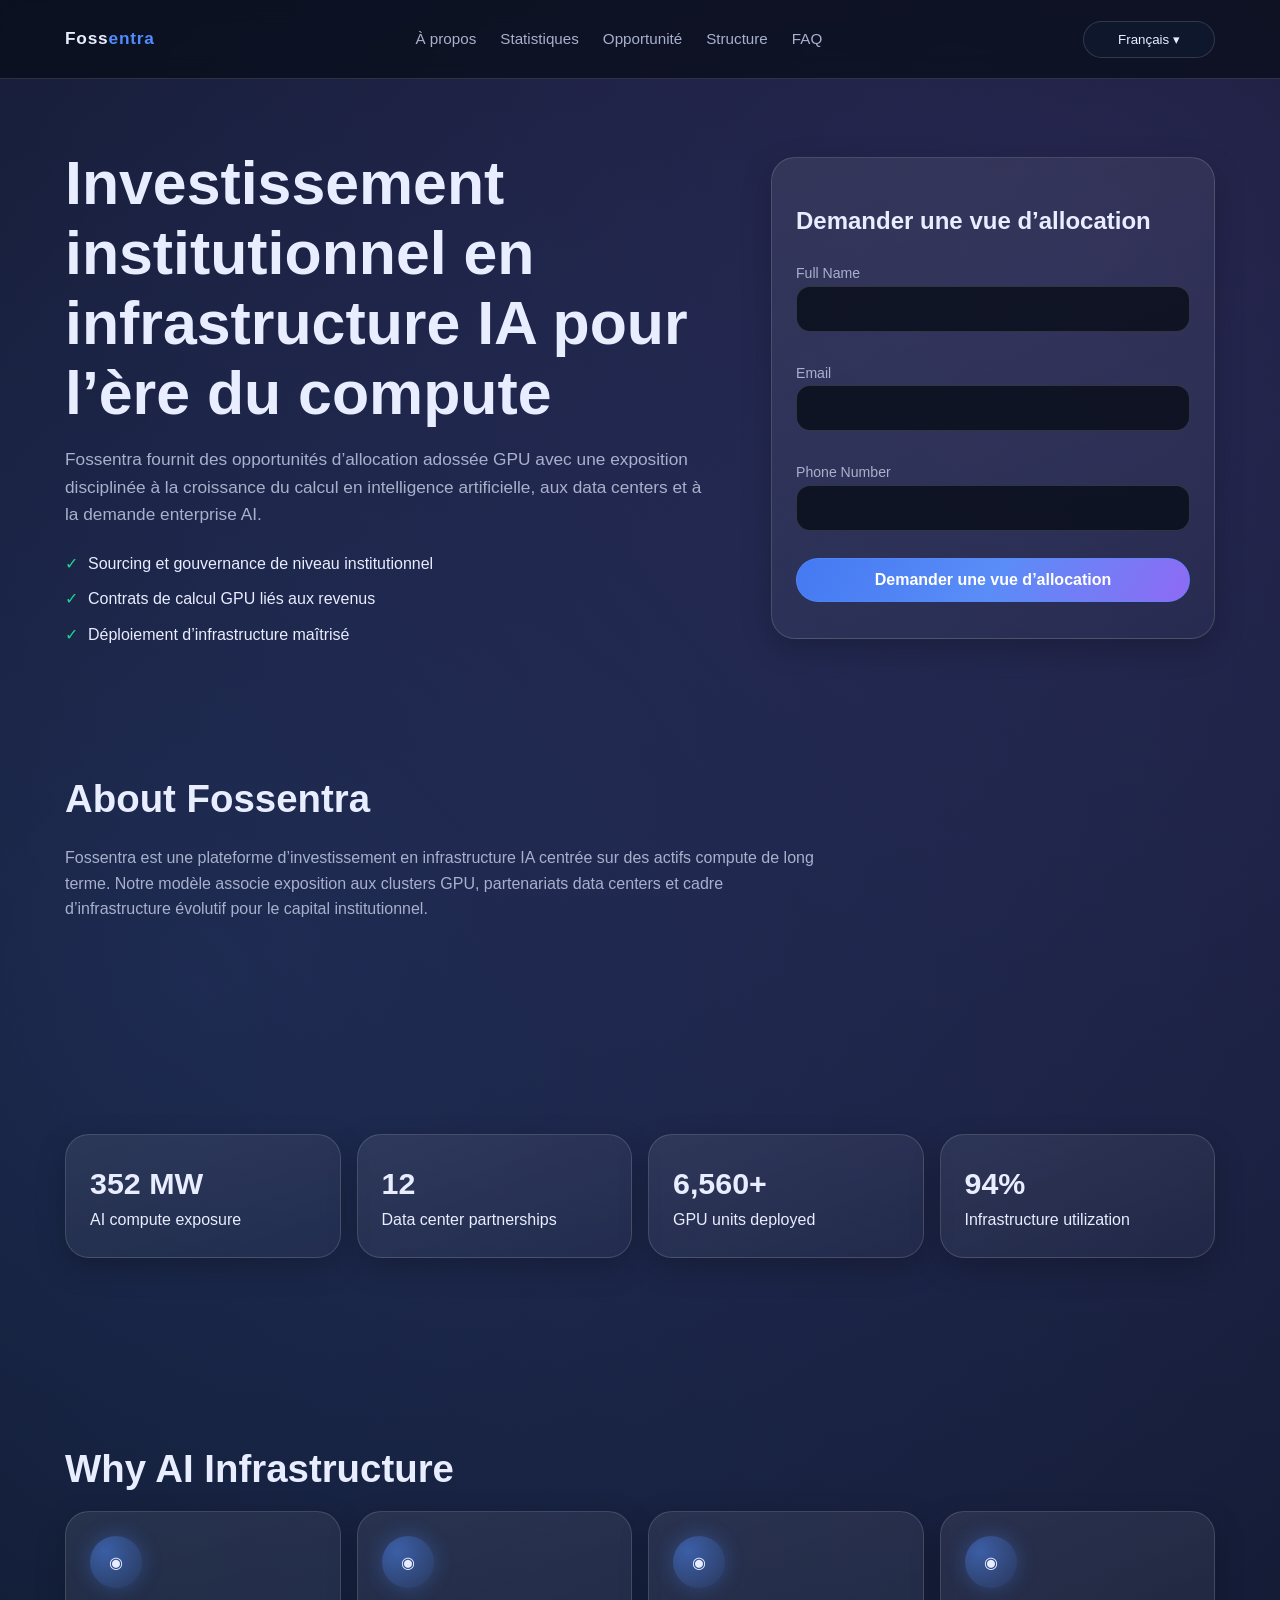
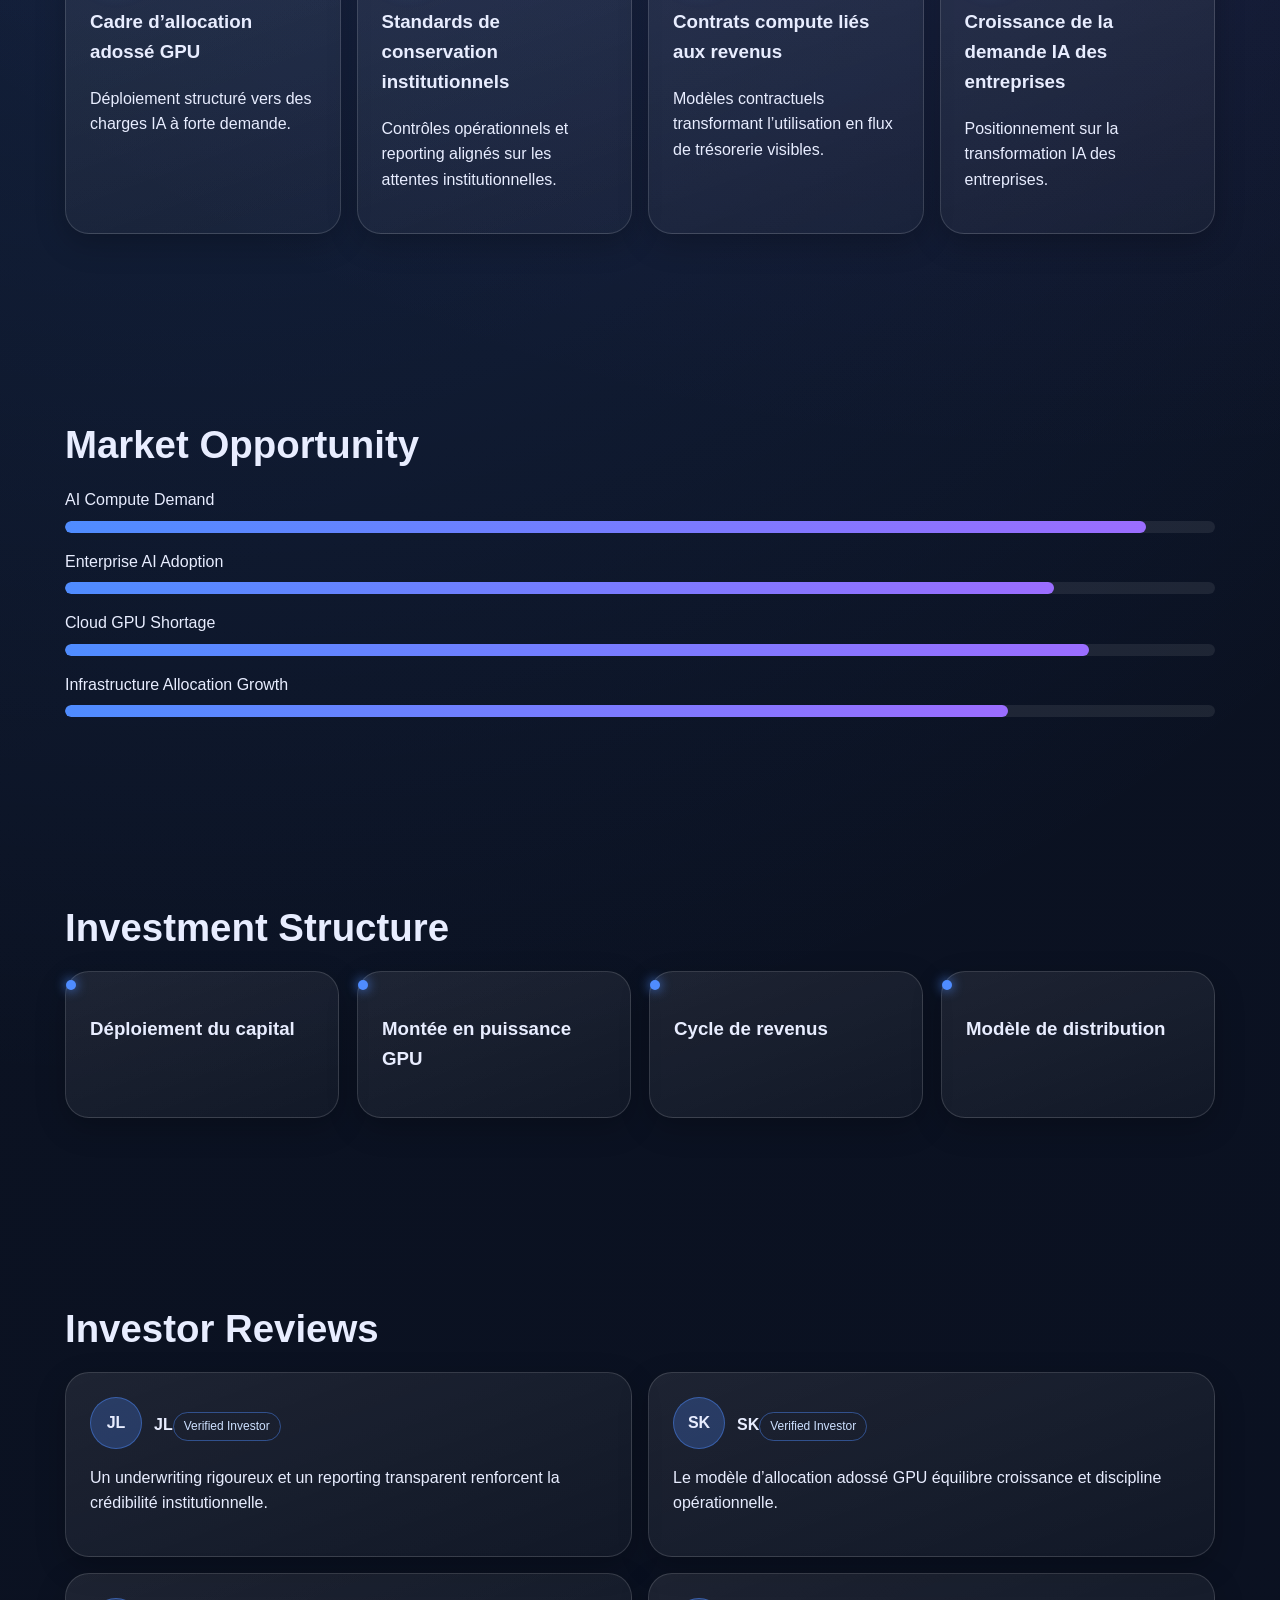
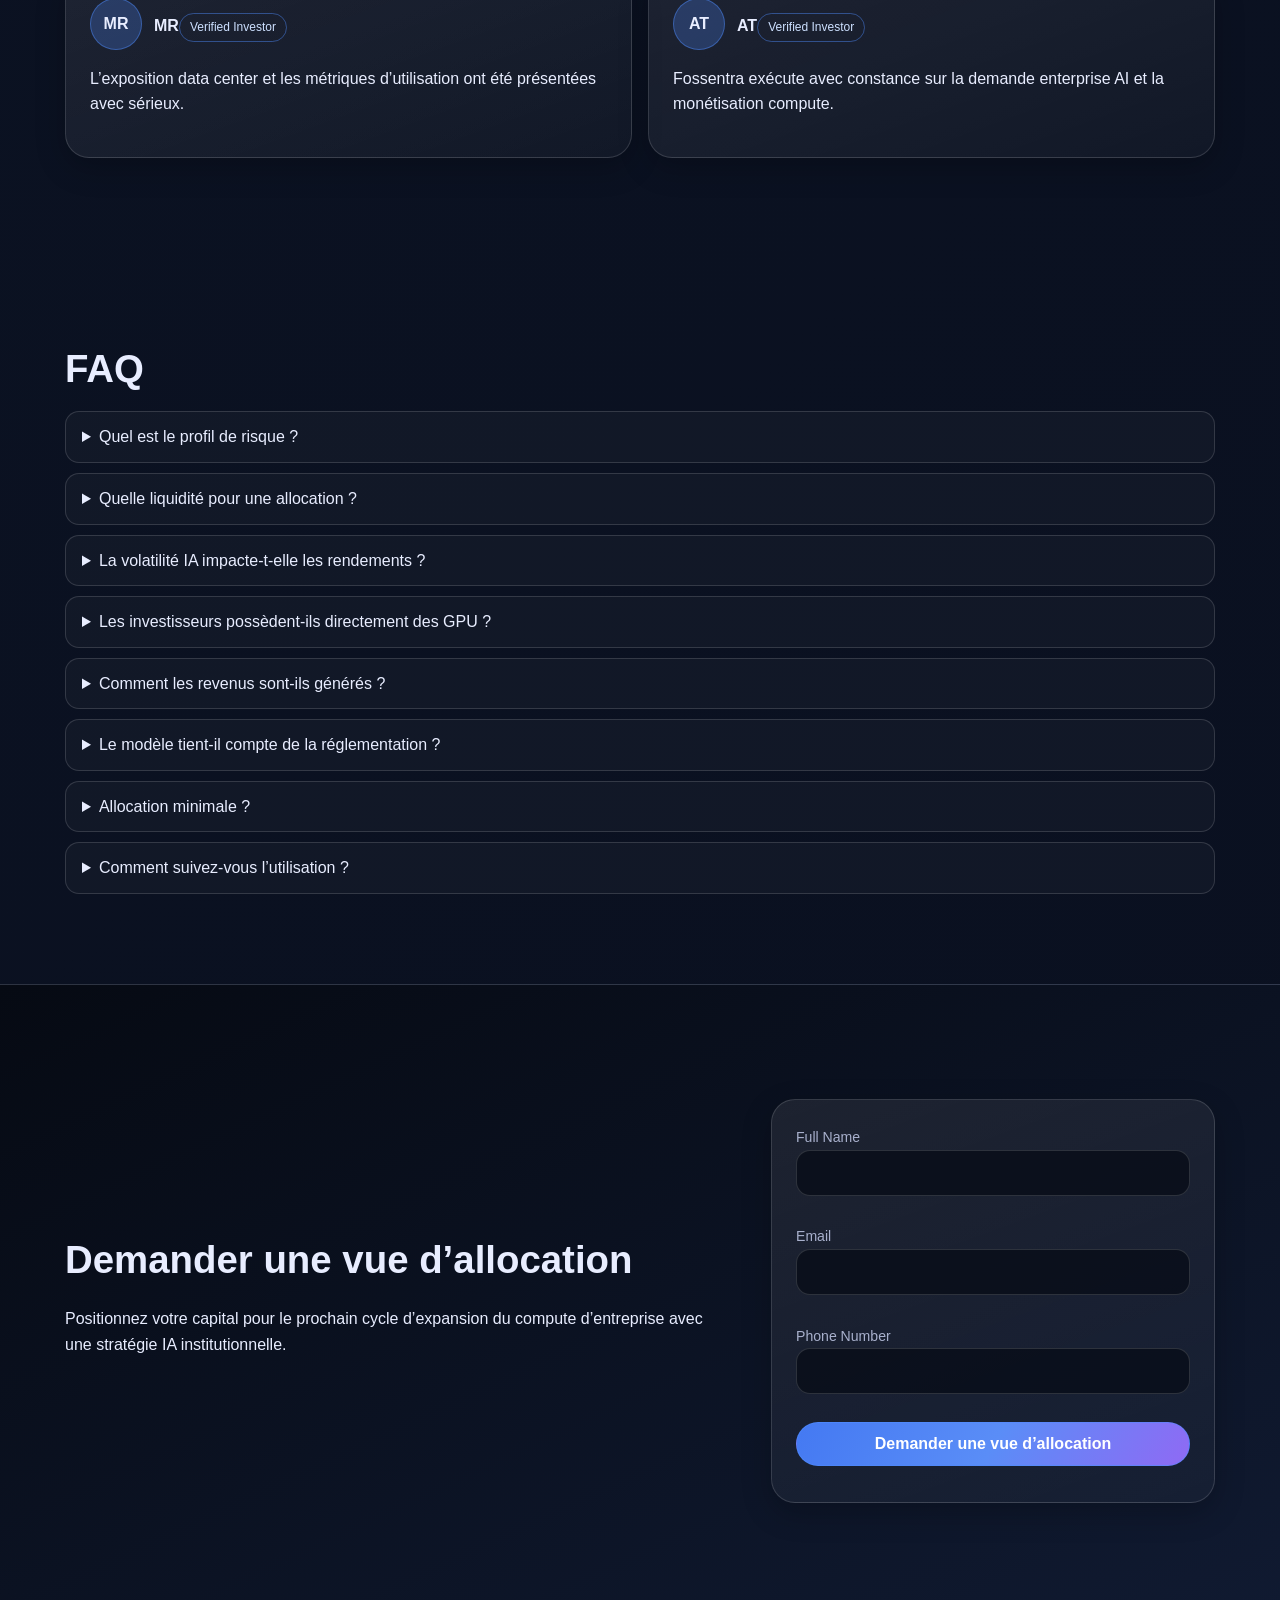
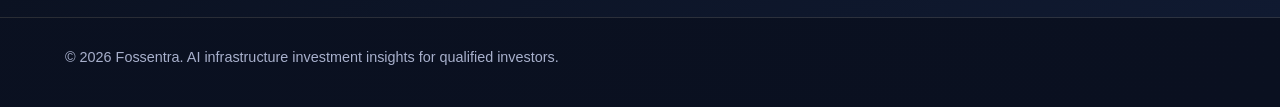
<file: fr/index.html>
<!doctype html>
<html lang="fr">
<head>
  <meta charset="UTF-8" />
  <meta name="viewport" content="width=device-width, initial-scale=1.0" />
  <title>Fossentra | Investissement Infrastructure IA</title>
  <meta name="description" content="Fossentra propose un accès à l’investissement en infrastructure IA avec allocation adossée GPU et exposition data centers." />
  <link rel="stylesheet" href="../assets/styles.css" />
</head>
<body>
<header class="topbar">
  <div class="container nav">
    <a class="brand" href="#">Foss<span>entra</span></a>
    <nav class="nav-links" data-nav-links><a href="#about">À propos</a><a href="#stats">Statistiques</a><a href="#opportunity">Opportunité</a><a href="#structure">Structure</a><a href="#faq">FAQ</a></nav>
    <div class="controls">
      <div class="language-switcher" data-lang-switcher>
        <button class="lang-btn" type="button" data-lang-btn>Français ▾</button>
        <ul class="lang-menu"><li><a href="../index.html">English</a></li><li><a href="../de/index.html">Deutsch</a></li><li><a href="../fr/index.html">Français</a></li><li><a href="../es/index.html">Español</a></li><li><a href="../it/index.html">Italiano</a></li></ul>
      </div>
      <button class="burger" aria-label="menu" data-burger>☰</button>
    </div>
  </div>
</header>

<main>
  <section class="container hero-grid">
    <div class="reveal">
      <h1>Investissement institutionnel en infrastructure IA pour l’ère du compute</h1>
      <p class="hero-sub">Fossentra fournit des opportunités d’allocation adossée GPU avec une exposition disciplinée à la croissance du calcul en intelligence artificielle, aux data centers et à la demande enterprise AI.</p>
      <ul class="trust"><li>Sourcing et gouvernance de niveau institutionnel</li><li>Contrats de calcul GPU liés aux revenus</li><li>Déploiement d’infrastructure maîtrisé</li></ul>
    </div>
    <aside class="card reveal">
      <h2>Demander une vue d’allocation</h2>
      <form class="form" data-validate data-success-msg="Thank you. Our allocation team will contact you shortly.">
        <div><label>Full Name<input required data-required-msg="Please enter your full name" /></label><div class="error"></div></div>
        <div><label>Email<input type="email" required data-email-msg="Please provide a valid email" /></label><div class="error"></div></div>
        <div><label>Phone Number<input type="tel" required data-phone-msg="Please provide a valid number" /></label><div class="error"></div></div>
        <button class="btn" type="submit">Demander une vue d’allocation</button>
        <div data-form-status style="color:#a8d7ff;"></div>
      </form>
    </aside>
  </section>

  <section id="about" class="section">
    <div class="container">
      <h2 class="section-title reveal">About Fossentra</h2>
      <p class="section-subtitle reveal">Fossentra est une plateforme d’investissement en infrastructure IA centrée sur des actifs compute de long terme. Notre modèle associe exposition aux clusters GPU, partenariats data centers et cadre d’infrastructure évolutif pour le capital institutionnel.</p>
    </div>
  </section>

  <section id="stats" class="section">
    <div class="container stats">
      <article class="card stat reveal"><strong data-counter="480" data-suffix=" MW">0</strong><span>AI compute exposure</span></article>
      <article class="card stat reveal"><strong data-counter="12">0</strong><span>Data center partnerships</span></article>
      <article class="card stat reveal"><strong data-counter="9200" data-suffix="+">0</strong><span>GPU units deployed</span></article>
      <article class="card stat reveal"><strong data-counter="94" data-suffix="%">0</strong><span>Infrastructure utilization</span></article>
    </div>
  </section>

  <section id="opportunity" class="section">
    <div class="container">
      <h2 class="section-title reveal">Why AI Infrastructure</h2>
      <div class="cards"><article class="card reveal"><div class="icon">◉</div><h3>Cadre d’allocation adossé GPU</h3><p>Déploiement structuré vers des charges IA à forte demande.</p></article><article class="card reveal"><div class="icon">◉</div><h3>Standards de conservation institutionnels</h3><p>Contrôles opérationnels et reporting alignés sur les attentes institutionnelles.</p></article><article class="card reveal"><div class="icon">◉</div><h3>Contrats compute liés aux revenus</h3><p>Modèles contractuels transformant l’utilisation en flux de trésorerie visibles.</p></article><article class="card reveal"><div class="icon">◉</div><h3>Croissance de la demande IA des entreprises</h3><p>Positionnement sur la transformation IA des entreprises.</p></article></div>
    </div>
  </section>

  <section class="section">
    <div class="container">
      <h2 class="section-title reveal">Market Opportunity</h2>
      <div class="bars">
        <div class="bar-row reveal"><span>AI Compute Demand</span><div class="bar-track"><div class="bar-fill" data-bar="94"></div></div></div>
        <div class="bar-row reveal"><span>Enterprise AI Adoption</span><div class="bar-track"><div class="bar-fill" data-bar="86"></div></div></div>
        <div class="bar-row reveal"><span>Cloud GPU Shortage</span><div class="bar-track"><div class="bar-fill" data-bar="89"></div></div></div>
        <div class="bar-row reveal"><span>Infrastructure Allocation Growth</span><div class="bar-track"><div class="bar-fill" data-bar="82"></div></div></div>
      </div>
    </div>
  </section>

  <section id="structure" class="section">
    <div class="container">
      <h2 class="section-title reveal">Investment Structure</h2>
      <div class="timeline"><article class="card step reveal"><h3>Déploiement du capital</h3></article><article class="card step reveal"><h3>Montée en puissance GPU</h3></article><article class="card step reveal"><h3>Cycle de revenus</h3></article><article class="card step reveal"><h3>Modèle de distribution</h3></article></div>
    </div>
  </section>

  <section class="section">
    <div class="container">
      <h2 class="section-title reveal">Investor Reviews</h2>
      <div class="reviews"><article class="card reveal"><div style="display:flex;gap:12px;align-items:center;"><div class="avatar">JL</div><div><strong>JL</strong><div class="badge">Verified Investor</div></div></div><p>Un underwriting rigoureux et un reporting transparent renforcent la crédibilité institutionnelle.</p></article><article class="card reveal"><div style="display:flex;gap:12px;align-items:center;"><div class="avatar">SK</div><div><strong>SK</strong><div class="badge">Verified Investor</div></div></div><p>Le modèle d’allocation adossé GPU équilibre croissance et discipline opérationnelle.</p></article><article class="card reveal"><div style="display:flex;gap:12px;align-items:center;"><div class="avatar">MR</div><div><strong>MR</strong><div class="badge">Verified Investor</div></div></div><p>L’exposition data center et les métriques d’utilisation ont été présentées avec sérieux.</p></article><article class="card reveal"><div style="display:flex;gap:12px;align-items:center;"><div class="avatar">AT</div><div><strong>AT</strong><div class="badge">Verified Investor</div></div></div><p>Fossentra exécute avec constance sur la demande enterprise AI et la monétisation compute.</p></article></div>
    </div>
  </section>

  <section id="faq" class="section faq">
    <div class="container">
      <h2 class="section-title reveal">FAQ</h2>
      <details class="reveal"><summary>Quel est le profil de risque ?</summary><p>Le risque dépend du taux d’utilisation, des contreparties et de l’exécution. Fossentra applique diversification et contrôle.</p></details><details class="reveal"><summary>Quelle liquidité pour une allocation ?</summary><p>Les allocations comportent des horizons définis. Les options de liquidité varient selon le mandat.</p></details><details class="reveal"><summary>La volatilité IA impacte-t-elle les rendements ?</summary><p>Le sentiment peut varier à court terme, mais la demande contractuelle de compute peut soutenir la stabilité.</p></details><details class="reveal"><summary>Les investisseurs possèdent-ils directement des GPU ?</summary><p>L’exposition est fournie via des véhicules structurés liés à la performance des infrastructures GPU.</p></details><details class="reveal"><summary>Comment les revenus sont-ils générés ?</summary><p>Par l’usage contractuel du compute, les services d’infrastructure et les modalités de gestion.</p></details><details class="reveal"><summary>Le modèle tient-il compte de la réglementation ?</summary><p>Oui, avec un cadre orienté conformité et reporting selon les juridictions.</p></details><details class="reveal"><summary>Allocation minimale ?</summary><p>Le minimum dépend du profil investisseur et des exigences régionales.</p></details><details class="reveal"><summary>Comment suivez-vous l’utilisation ?</summary><p>Des tableaux de bord et rapports périodiques suivent unités GPU, workloads et efficacité.</p></details>
    </div>
  </section>

  <section class="section final-cta">
    <div class="container hero-grid" style="padding:24px 0;">
      <div class="reveal"><h2 class="section-title">Demander une vue d’allocation</h2><p>Positionnez votre capital pour le prochain cycle d’expansion du compute d’entreprise avec une stratégie IA institutionnelle.</p></div>
      <aside class="card reveal">
        <form class="form" data-validate data-success-msg="Thank you. Our allocation team will contact you shortly.">
          <div><label>Full Name<input required data-required-msg="Please enter your full name" /></label><div class="error"></div></div>
          <div><label>Email<input type="email" required data-email-msg="Please provide a valid email" /></label><div class="error"></div></div>
          <div><label>Phone Number<input type="tel" required data-phone-msg="Please provide a valid number" /></label><div class="error"></div></div>
          <button class="btn" type="submit">Demander une vue d’allocation</button>
          <div data-form-status style="color:#a8d7ff;"></div>
        </form>
      </aside>
    </div>
  </section>
</main>
<footer><div class="container">© 2026 Fossentra. AI infrastructure investment insights for qualified investors.</div></footer>
<script src="../assets/script.js"></script>
</body>
</html>
</file>
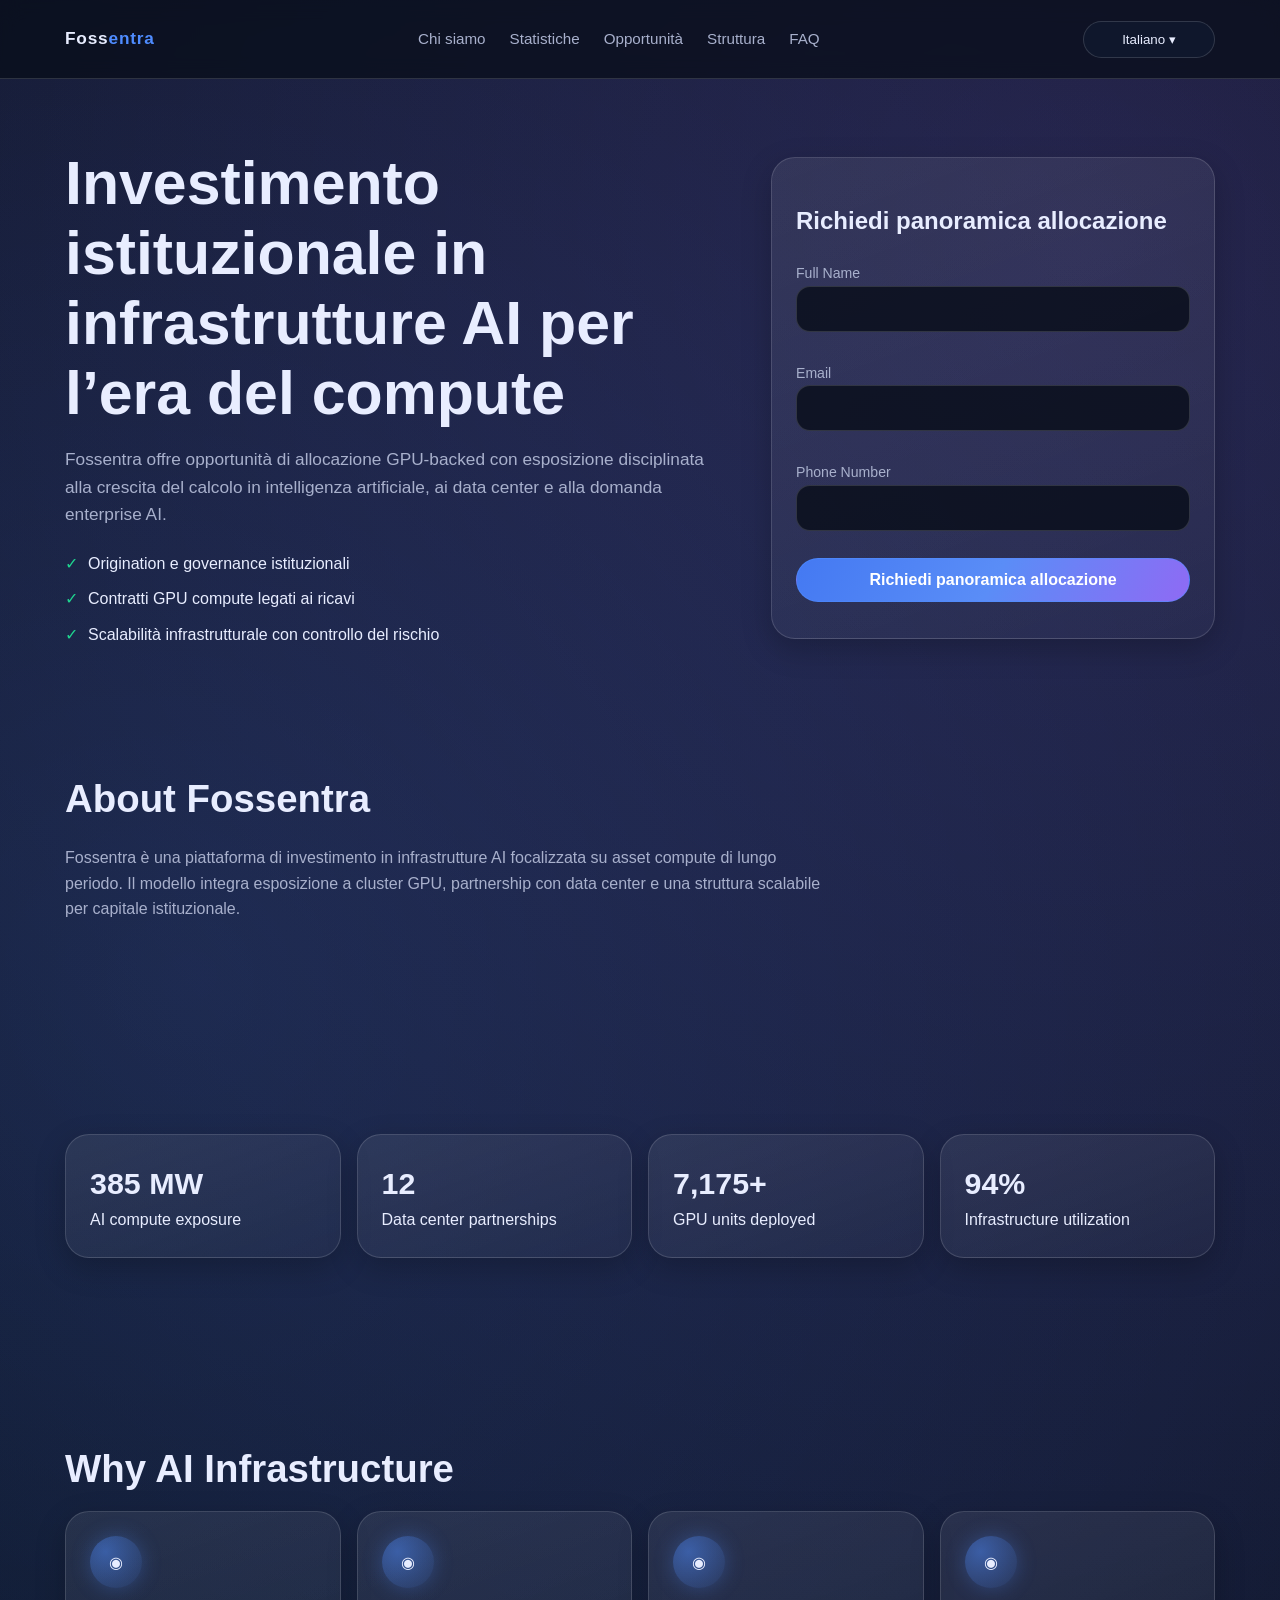
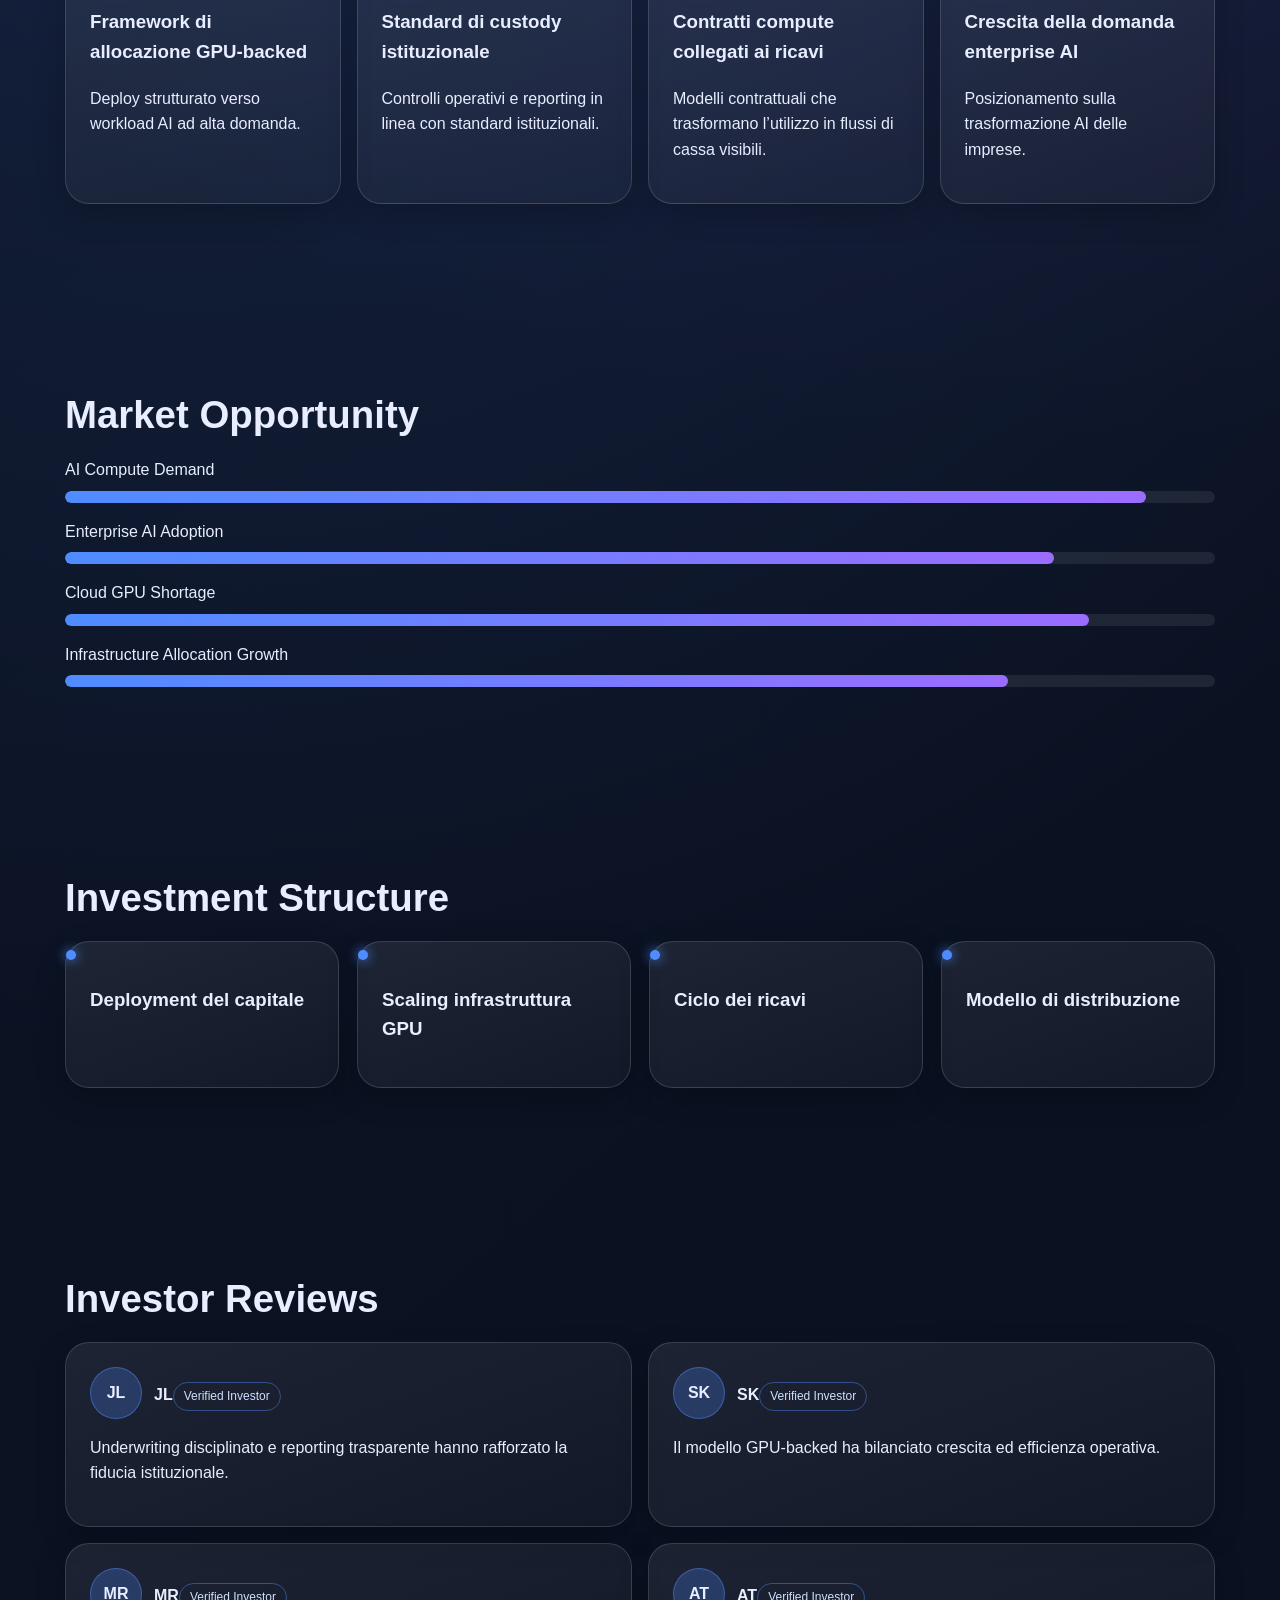
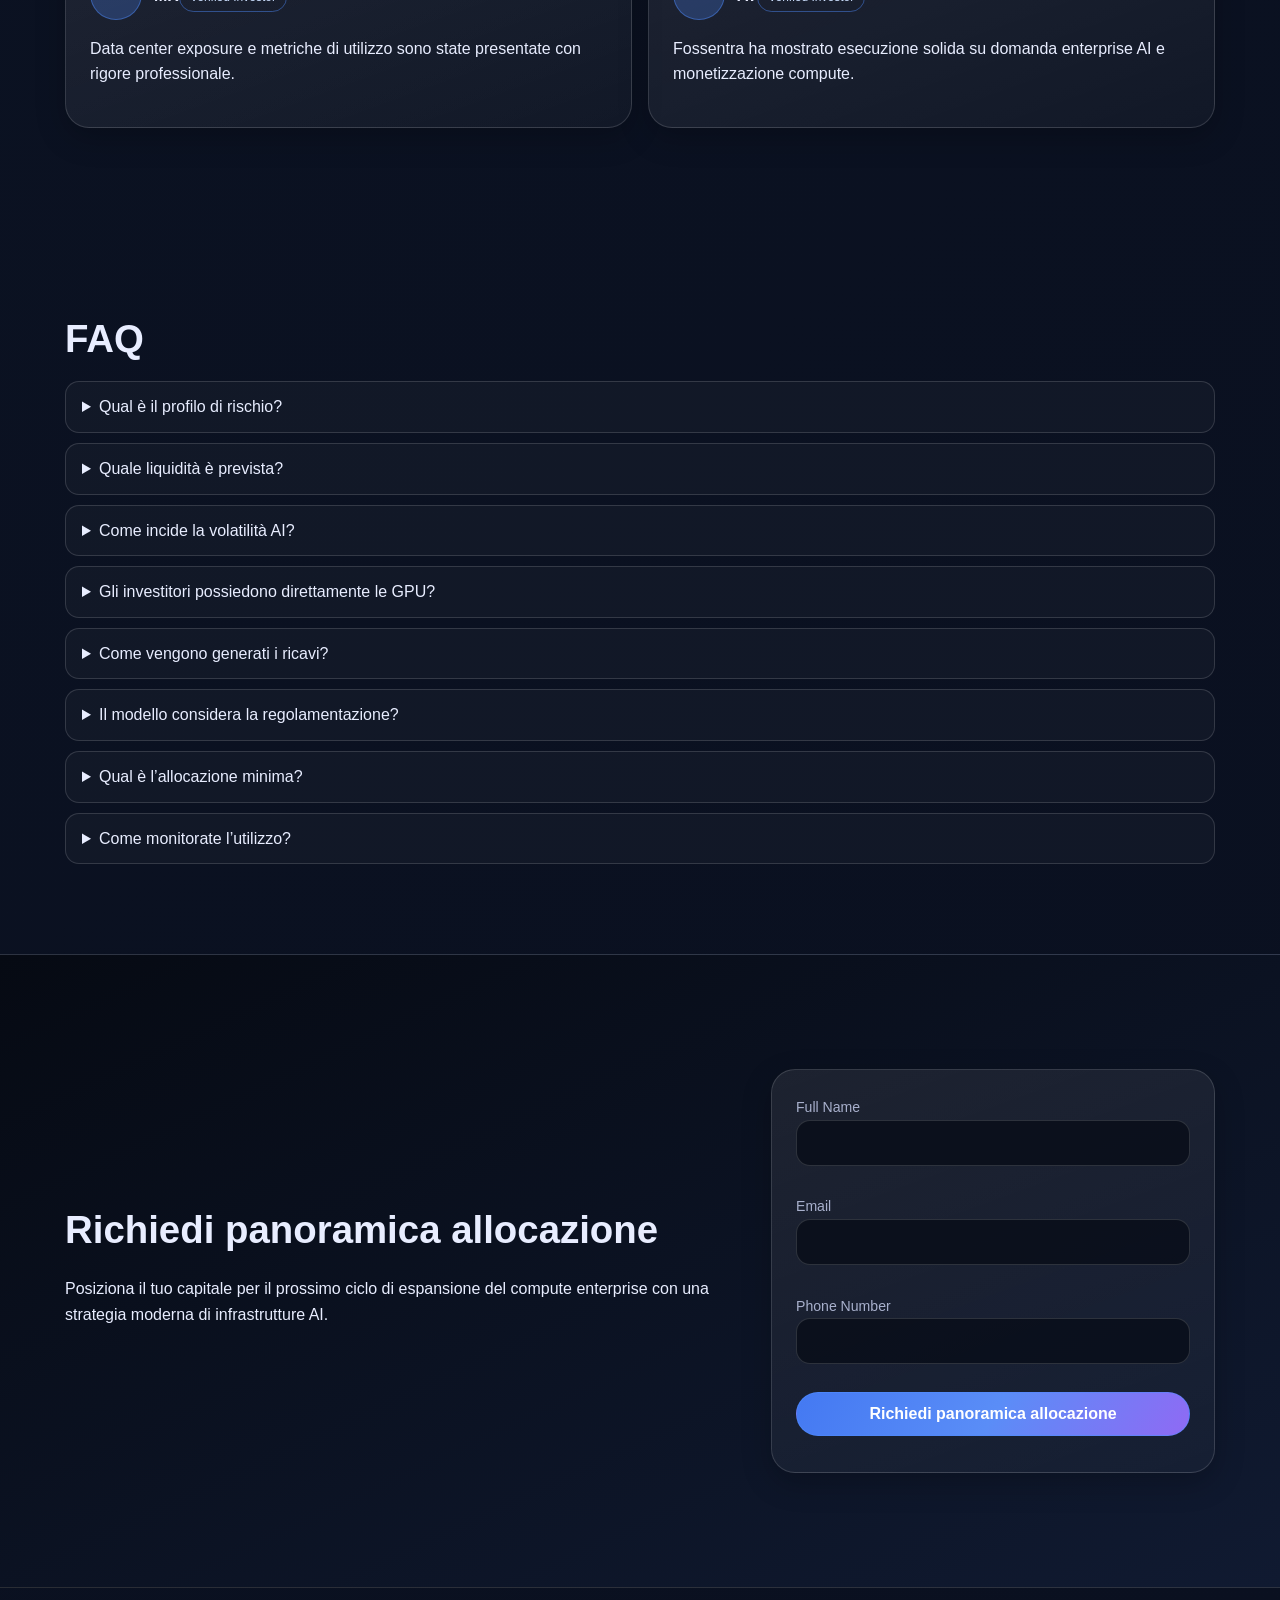
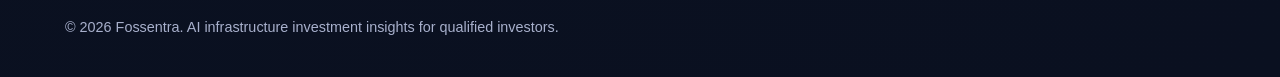
<file: it/index.html>
<!doctype html>
<html lang="it">
<head>
  <meta charset="UTF-8" />
  <meta name="viewport" content="width=device-width, initial-scale=1.0" />
  <title>Fossentra | Investimento Infrastrutture AI</title>
  <meta name="description" content="Fossentra offre accesso a investimenti in infrastrutture AI con allocazione supportata da GPU e data center exposure." />
  <link rel="stylesheet" href="../assets/styles.css" />
</head>
<body>
<header class="topbar">
  <div class="container nav">
    <a class="brand" href="#">Foss<span>entra</span></a>
    <nav class="nav-links" data-nav-links><a href="#about">Chi siamo</a><a href="#stats">Statistiche</a><a href="#opportunity">Opportunità</a><a href="#structure">Struttura</a><a href="#faq">FAQ</a></nav>
    <div class="controls">
      <div class="language-switcher" data-lang-switcher>
        <button class="lang-btn" type="button" data-lang-btn>Italiano ▾</button>
        <ul class="lang-menu"><li><a href="../index.html">English</a></li><li><a href="../de/index.html">Deutsch</a></li><li><a href="../fr/index.html">Français</a></li><li><a href="../es/index.html">Español</a></li><li><a href="../it/index.html">Italiano</a></li></ul>
      </div>
      <button class="burger" aria-label="menu" data-burger>☰</button>
    </div>
  </div>
</header>

<main>
  <section class="container hero-grid">
    <div class="reveal">
      <h1>Investimento istituzionale in infrastrutture AI per l’era del compute</h1>
      <p class="hero-sub">Fossentra offre opportunità di allocazione GPU-backed con esposizione disciplinata alla crescita del calcolo in intelligenza artificiale, ai data center e alla domanda enterprise AI.</p>
      <ul class="trust"><li>Origination e governance istituzionali</li><li>Contratti GPU compute legati ai ricavi</li><li>Scalabilità infrastrutturale con controllo del rischio</li></ul>
    </div>
    <aside class="card reveal">
      <h2>Richiedi panoramica allocazione</h2>
      <form class="form" data-validate data-success-msg="Thank you. Our allocation team will contact you shortly.">
        <div><label>Full Name<input required data-required-msg="Please enter your full name" /></label><div class="error"></div></div>
        <div><label>Email<input type="email" required data-email-msg="Please provide a valid email" /></label><div class="error"></div></div>
        <div><label>Phone Number<input type="tel" required data-phone-msg="Please provide a valid number" /></label><div class="error"></div></div>
        <button class="btn" type="submit">Richiedi panoramica allocazione</button>
        <div data-form-status style="color:#a8d7ff;"></div>
      </form>
    </aside>
  </section>

  <section id="about" class="section">
    <div class="container">
      <h2 class="section-title reveal">About Fossentra</h2>
      <p class="section-subtitle reveal">Fossentra è una piattaforma di investimento in infrastrutture AI focalizzata su asset compute di lungo periodo. Il modello integra esposizione a cluster GPU, partnership con data center e una struttura scalabile per capitale istituzionale.</p>
    </div>
  </section>

  <section id="stats" class="section">
    <div class="container stats">
      <article class="card stat reveal"><strong data-counter="480" data-suffix=" MW">0</strong><span>AI compute exposure</span></article>
      <article class="card stat reveal"><strong data-counter="12">0</strong><span>Data center partnerships</span></article>
      <article class="card stat reveal"><strong data-counter="9200" data-suffix="+">0</strong><span>GPU units deployed</span></article>
      <article class="card stat reveal"><strong data-counter="94" data-suffix="%">0</strong><span>Infrastructure utilization</span></article>
    </div>
  </section>

  <section id="opportunity" class="section">
    <div class="container">
      <h2 class="section-title reveal">Why AI Infrastructure</h2>
      <div class="cards"><article class="card reveal"><div class="icon">◉</div><h3>Framework di allocazione GPU-backed</h3><p>Deploy strutturato verso workload AI ad alta domanda.</p></article><article class="card reveal"><div class="icon">◉</div><h3>Standard di custody istituzionale</h3><p>Controlli operativi e reporting in linea con standard istituzionali.</p></article><article class="card reveal"><div class="icon">◉</div><h3>Contratti compute collegati ai ricavi</h3><p>Modelli contrattuali che trasformano l’utilizzo in flussi di cassa visibili.</p></article><article class="card reveal"><div class="icon">◉</div><h3>Crescita della domanda enterprise AI</h3><p>Posizionamento sulla trasformazione AI delle imprese.</p></article></div>
    </div>
  </section>

  <section class="section">
    <div class="container">
      <h2 class="section-title reveal">Market Opportunity</h2>
      <div class="bars">
        <div class="bar-row reveal"><span>AI Compute Demand</span><div class="bar-track"><div class="bar-fill" data-bar="94"></div></div></div>
        <div class="bar-row reveal"><span>Enterprise AI Adoption</span><div class="bar-track"><div class="bar-fill" data-bar="86"></div></div></div>
        <div class="bar-row reveal"><span>Cloud GPU Shortage</span><div class="bar-track"><div class="bar-fill" data-bar="89"></div></div></div>
        <div class="bar-row reveal"><span>Infrastructure Allocation Growth</span><div class="bar-track"><div class="bar-fill" data-bar="82"></div></div></div>
      </div>
    </div>
  </section>

  <section id="structure" class="section">
    <div class="container">
      <h2 class="section-title reveal">Investment Structure</h2>
      <div class="timeline"><article class="card step reveal"><h3>Deployment del capitale</h3></article><article class="card step reveal"><h3>Scaling infrastruttura GPU</h3></article><article class="card step reveal"><h3>Ciclo dei ricavi</h3></article><article class="card step reveal"><h3>Modello di distribuzione</h3></article></div>
    </div>
  </section>

  <section class="section">
    <div class="container">
      <h2 class="section-title reveal">Investor Reviews</h2>
      <div class="reviews"><article class="card reveal"><div style="display:flex;gap:12px;align-items:center;"><div class="avatar">JL</div><div><strong>JL</strong><div class="badge">Verified Investor</div></div></div><p>Underwriting disciplinato e reporting trasparente hanno rafforzato la fiducia istituzionale.</p></article><article class="card reveal"><div style="display:flex;gap:12px;align-items:center;"><div class="avatar">SK</div><div><strong>SK</strong><div class="badge">Verified Investor</div></div></div><p>Il modello GPU-backed ha bilanciato crescita ed efficienza operativa.</p></article><article class="card reveal"><div style="display:flex;gap:12px;align-items:center;"><div class="avatar">MR</div><div><strong>MR</strong><div class="badge">Verified Investor</div></div></div><p>Data center exposure e metriche di utilizzo sono state presentate con rigore professionale.</p></article><article class="card reveal"><div style="display:flex;gap:12px;align-items:center;"><div class="avatar">AT</div><div><strong>AT</strong><div class="badge">Verified Investor</div></div></div><p>Fossentra ha mostrato esecuzione solida su domanda enterprise AI e monetizzazione compute.</p></article></div>
    </div>
  </section>

  <section id="faq" class="section faq">
    <div class="container">
      <h2 class="section-title reveal">FAQ</h2>
      <details class="reveal"><summary>Qual è il profilo di rischio?</summary><p>Il rischio dipende da utilizzo, controparti ed esecuzione. Fossentra applica diversificazione e monitoraggio.</p></details><details class="reveal"><summary>Quale liquidità è prevista?</summary><p>Le allocazioni hanno orizzonti definiti. Le opzioni di liquidità variano per mandato e giurisdizione.</p></details><details class="reveal"><summary>Come incide la volatilità AI?</summary><p>Il sentiment di breve periodo cambia, ma la domanda compute contrattualizzata può sostenere stabilità.</p></details><details class="reveal"><summary>Gli investitori possiedono direttamente le GPU?</summary><p>L’esposizione avviene tramite veicoli strutturati collegati alla performance dell’infrastruttura GPU.</p></details><details class="reveal"><summary>Come vengono generati i ricavi?</summary><p>Da utilizzo compute contrattuale, servizi infrastrutturali e termini di gestione.</p></details><details class="reveal"><summary>Il modello considera la regolamentazione?</summary><p>Sì, con framework orientato alla compliance per giurisdizione.</p></details><details class="reveal"><summary>Qual è l’allocazione minima?</summary><p>Dipende dal profilo investitore e dai requisiti regionali.</p></details><details class="reveal"><summary>Come monitorate l’utilizzo?</summary><p>Dashboard operative e report periodici tracciano unità GPU, workload ed efficienza.</p></details>
    </div>
  </section>

  <section class="section final-cta">
    <div class="container hero-grid" style="padding:24px 0;">
      <div class="reveal"><h2 class="section-title">Richiedi panoramica allocazione</h2><p>Posiziona il tuo capitale per il prossimo ciclo di espansione del compute enterprise con una strategia moderna di infrastrutture AI.</p></div>
      <aside class="card reveal">
        <form class="form" data-validate data-success-msg="Thank you. Our allocation team will contact you shortly.">
          <div><label>Full Name<input required data-required-msg="Please enter your full name" /></label><div class="error"></div></div>
          <div><label>Email<input type="email" required data-email-msg="Please provide a valid email" /></label><div class="error"></div></div>
          <div><label>Phone Number<input type="tel" required data-phone-msg="Please provide a valid number" /></label><div class="error"></div></div>
          <button class="btn" type="submit">Richiedi panoramica allocazione</button>
          <div data-form-status style="color:#a8d7ff;"></div>
        </form>
      </aside>
    </div>
  </section>
</main>
<footer><div class="container">© 2026 Fossentra. AI infrastructure investment insights for qualified investors.</div></footer>
<script src="../assets/script.js"></script>
</body>
</html>
</file>
<file: assets/styles.css>
:root {
  --bg: #0a1020;
  --bg-soft: #111a2e;
  --text: #e8edff;
  --muted: #a8b0cc;
  --accent: #4f8cff;
  --accent-2: #9b6dff;
  --card: rgba(255,255,255,0.06);
  --border: rgba(255,255,255,0.14);
  --success: #1fd58f;
}
* { box-sizing: border-box; }
html { scroll-behavior: smooth; }
body {
  margin: 0;
  font-family: Inter, "Segoe UI", Roboto, Arial, sans-serif;
  color: var(--text);
  background:
    radial-gradient(circle at 15% 20%, rgba(79,140,255,0.18), transparent 42%),
    radial-gradient(circle at 85% 5%, rgba(155,109,255,0.18), transparent 38%),
    linear-gradient(140deg, #080d18 0%, #0b1222 40%, #0a1020 100%);
  line-height: 1.6;
}
img, svg { max-width: 100%; }
a { color: inherit; text-decoration: none; }
.container { width: min(1150px, 92%); margin: 0 auto; }
.section { padding: 90px 0; }
.section-title { font-size: clamp(1.8rem, 3vw, 2.6rem); margin: 0 0 12px; }
.section-subtitle { color: var(--muted); max-width: 760px; margin-bottom: 32px; }
.reveal { opacity: 0; transform: translateY(22px); transition: opacity .6s ease, transform .6s ease; }
.reveal.visible { opacity: 1; transform: translateY(0); }
.topbar { position: sticky; top: 0; z-index: 30; backdrop-filter: blur(10px); background: rgba(8,13,24,.72); border-bottom: 1px solid var(--border); }
.nav { min-height: 78px; display: flex; align-items: center; justify-content: space-between; gap: 16px; }
.brand { font-weight: 700; letter-spacing: .8px; font-size: 1.08rem; }
.brand span { color: var(--accent); }
.nav-links { display: flex; gap: 24px; align-items: center; }
.nav-links a { color: var(--muted); font-size: .95rem; transition: color .2s; }
.nav-links a:hover { color: var(--text); }
.controls { display: flex; align-items: center; gap: 12px; }
.burger { display: none; border: 1px solid var(--border); background: var(--card); color: var(--text); width: 42px; height: 42px; border-radius: 50%; cursor: pointer; }
.language-switcher { position: relative; }
.lang-btn {
  display: inline-flex;
  align-items: center;
  gap: 8px;
  color: var(--text);
  border: 1px solid var(--border);
  background: rgba(17,26,46,.92);
  border-radius: 999px;
  padding: 10px 16px;
  min-width: 132px;
  justify-content: center;
  cursor: pointer;
}
.lang-menu {
  position: absolute;
  right: 0;
  top: calc(100% + 8px);
  list-style: none;
  margin: 0;
  padding: 8px;
  min-width: 190px;
  border-radius: 20px;
  border: 1px solid var(--border);
  background: rgba(11,18,34,.98);
  box-shadow: 0 20px 50px rgba(0,0,0,.4);
  display: none;
}
.language-switcher.open .lang-menu { display: block; }
.lang-menu a { display:block; padding:10px 14px; border-radius: 999px; color: var(--muted); }
.lang-menu a:hover { background: rgba(255,255,255,.08); color: var(--text); }
.hero-grid { display:grid; grid-template-columns: 1.2fr .8fr; gap: 40px; align-items: center; padding: 70px 0 30px; }
h1 { font-size: clamp(2.1rem, 5vw, 3.8rem); line-height: 1.15; margin: 0 0 14px; }
.hero-sub { font-size: 1.08rem; color: var(--muted); max-width: 640px; }
.trust { margin: 22px 0 0; padding: 0; list-style: none; display: grid; gap: 10px; }
.trust li::before { content: '✓'; color: var(--success); margin-right: 10px; }
.card { background: linear-gradient(160deg, rgba(255,255,255,.08), rgba(255,255,255,.03)); border: 1px solid var(--border); border-radius: 24px; padding: 24px; box-shadow: 0 10px 30px rgba(0,0,0,.22); }
.form { display:grid; gap: 12px; }
label { font-size: .88rem; color: var(--muted); }
input {
  width:100%;
  padding: 13px 14px;
  border-radius: 14px;
  border: 1px solid var(--border);
  background: rgba(8,13,24,.8);
  color: var(--text);
  font-size: 1rem;
}
input:focus { border-color: var(--accent); outline: none; }
.error { color: #ff7f9c; font-size: .82rem; min-height: 1.2em; }
.btn {
  border: 1px solid rgba(79,140,255,.55);
  border-radius: 999px;
  background: linear-gradient(120deg, #4479f2, #5a8df7, #8f6af4);
  color: white;
  font-weight: 600;
  font-size: 1rem;
  padding: 12px 20px;
  cursor:pointer;
}
.stats { display:grid; grid-template-columns: repeat(4,1fr); gap: 16px; }
.stat strong { font-size: 1.9rem; display:block; }
.cards { display:grid; grid-template-columns: repeat(4,1fr); gap: 16px; }
.icon {
  width: 52px; height: 52px; border-radius: 50%;
  display:grid; place-items:center;
  background: radial-gradient(circle at 30% 30%, rgba(79,140,255,.5), rgba(79,140,255,.1));
  box-shadow: 0 0 20px rgba(79,140,255,.3);
  margin-bottom: 10px;
}
.bars { display:grid; gap: 16px; }
.bar-row { display:grid; gap: 8px; }
.bar-track { height: 12px; border-radius: 999px; background: rgba(255,255,255,.08); overflow:hidden; }
.bar-fill { height: 100%; width: 0; border-radius: inherit; background: linear-gradient(90deg, var(--accent), var(--accent-2)); transition: width 1.2s ease; }
.timeline { display:grid; grid-template-columns: repeat(4,1fr); gap: 18px; }
.timeline .step { position: relative; padding-left: 24px; }
.timeline .step::before { content:''; position:absolute; left:0; top:8px; width:10px; height:10px; border-radius:50%; background:var(--accent); box-shadow:0 0 12px var(--accent); }
.reviews { display:grid; grid-template-columns: repeat(2,1fr); gap: 16px; }
.avatar { width: 52px; height:52px; border-radius:50%; display:grid; place-items:center; font-weight:700; background: rgba(79,140,255,.25); border:1px solid rgba(79,140,255,.45); }
.badge { display:inline-block; margin-top: 8px; padding: 4px 10px; border-radius:999px; font-size:.75rem; color:#cde0ff; border:1px solid rgba(79,140,255,.45); }
.faq details { border:1px solid var(--border); border-radius:14px; padding: 12px 16px; background: rgba(255,255,255,.03); }
.faq details + details { margin-top: 10px; }
.final-cta { background: linear-gradient(155deg,#060a13,#101a31); border-top:1px solid var(--border); border-bottom:1px solid var(--border); }
footer { padding: 28px 0 38px; color: var(--muted); font-size: .9rem; }

@media (max-width: 980px) {
  .hero-grid, .stats, .cards, .timeline { grid-template-columns: 1fr 1fr; }
}
@media (max-width: 760px) {
  body { font-size: 16px; }
  .nav-links {
    position: absolute;
    top: 78px;
    left: 4%; right:4%;
    border:1px solid var(--border);
    border-radius: 18px;
    background: rgba(8,13,24,.98);
    flex-direction: column;
    padding: 14px;
    display: none;
  }
  .nav-links.show { display: flex; }
  .burger { display: inline-grid; place-items: center; }
  .hero-grid, .stats, .cards, .timeline, .reviews { grid-template-columns: 1fr; }
  .lang-btn { min-width: 120px; }
  .lang-menu { min-width: 170px; }
}
</file>
